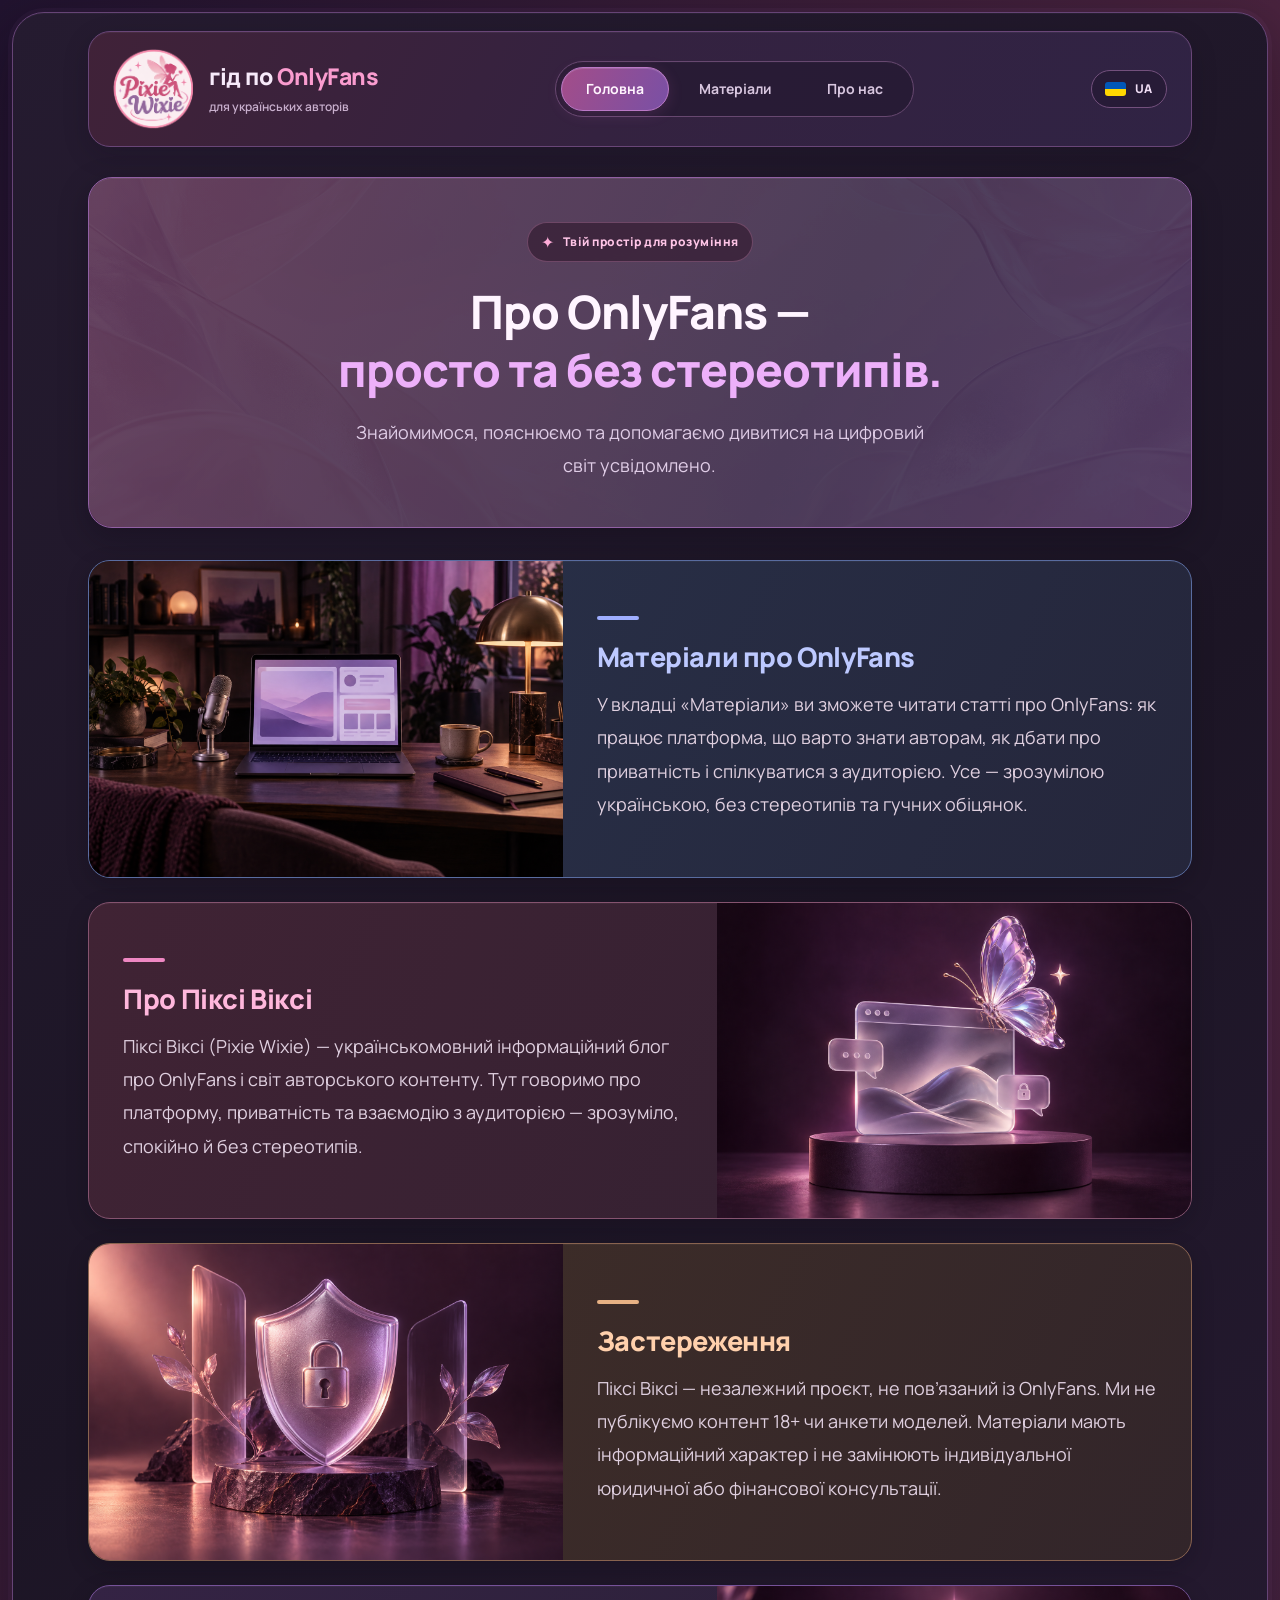
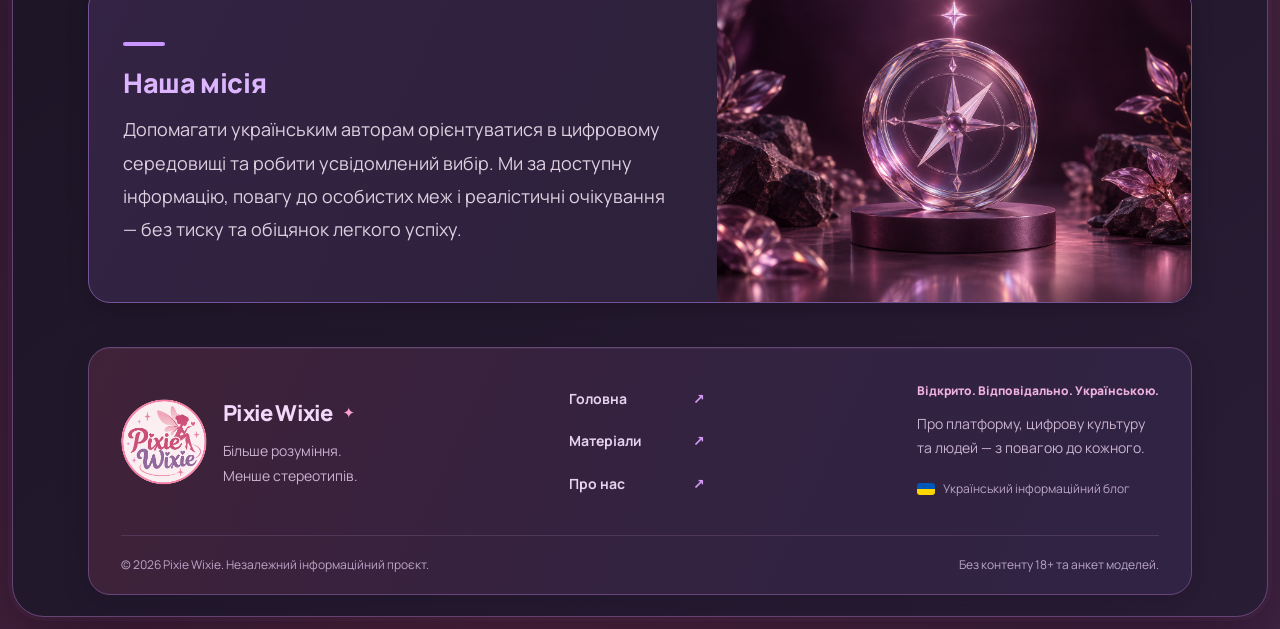
<file: index.html>
<!doctype html>
<html lang="uk"><head><meta charset="UTF-8"><meta name="viewport" content="width=device-width, initial-scale=1.0"><meta name="description" content="Pixie Wixie — українськомовний гід по OnlyFans. Зрозумілі матеріали про платформу, цифрову приватність та економіку авторів без контенту 18+."><title>OnlyFans для українських авторів — Pixie Wixie</title><link rel="preconnect" href="https://fonts.googleapis.com"><link rel="preconnect" href="https://fonts.gstatic.com" crossorigin><link href="https://fonts.googleapis.com/css2?family=Manrope:wght@400;500;600;700;800&display=swap" rel="stylesheet"><link rel="stylesheet" href="style.css">
<meta name="robots" content="index, follow, max-image-preview:large">
<link rel="icon" type="image/png" href="img/logo.png">
<meta property="og:locale" content="uk_UA">
<meta property="og:site_name" content="Pixie Wixie">
<meta property="og:type" content="website">
<meta property="og:title" content="OnlyFans для українських авторів — Pixie Wixie">
<meta property="og:description" content="Pixie Wixie — українськомовний гід по OnlyFans. Зрозумілі матеріали про платформу, цифрову приватність та економіку авторів без контенту 18+.">
<meta name="twitter:card" content="summary">
<meta name="twitter:title" content="OnlyFans для українських авторів — Pixie Wixie">
<meta name="twitter:description" content="Pixie Wixie — українськомовний гід по OnlyFans. Зрозумілі матеріали про платформу, цифрову приватність та економіку авторів без контенту 18+.">
<script type="application/ld+json">{"@context": "https://schema.org", "@type": "WebPage", "name": "OnlyFans для українських авторів — Pixie Wixie", "description": "Pixie Wixie — українськомовний гід по OnlyFans. Зрозумілі матеріали про платформу, цифрову приватність та економіку авторів без контенту 18+.", "inLanguage": "uk", "publisher": {"@type": "Organization", "name": "Pixie Wixie", "url": "https://pixie-wixie.github.io/site/", "logo": {"@type": "ImageObject", "url": "https://pixie-wixie.github.io/site/img/logo.png"}}, "url": "https://pixie-wixie.github.io/site/", "isPartOf": {"@type": "WebSite", "@id": "https://pixie-wixie.github.io/site/#website", "name": "Pixie Wixie", "url": "https://pixie-wixie.github.io/site/", "inLanguage": "uk"}, "@id": "https://pixie-wixie.github.io/site/#webpage"}</script>
<link rel="canonical" href="https://pixie-wixie.github.io/site/">
<meta property="og:url" content="https://pixie-wixie.github.io/site/">
<meta property="og:image" content="https://pixie-wixie.github.io/site/img/logo.png">
<meta name="twitter:image" content="https://pixie-wixie.github.io/site/img/logo.png">
</head><body>
<a class="skip-link" href="#main">Перейти до вмісту</a>
<div class="site-frame">
<header class="header"><div class="header-brand"><a href="index.html" class="logo header-logo" aria-label="Pixie Wixie — головна"><img src="img/logo.png" alt="Pixie Wixie" width="1254" height="1254"></a><p class="header-tagline">гід по <span>OnlyFans</span><small>для українських авторів</small></p></div><nav aria-label="Головна навігація"><a href="index.html" data-nav="home" class="active" aria-current="page">Головна</a><a href="materials.html" data-nav="articles">Матеріали</a><a href="about.html" data-nav="about">Про нас</a></nav><span class="language-badge" lang="uk" aria-label="Мова сайту — українська" title="Українська"><span class="language-flag" aria-hidden="true"></span><span>UA</span></span></header>
<main id="main" class="home-main">
  <section class="home-welcome" aria-labelledby="welcome-title">
    <span class="welcome-label"><span aria-hidden="true">✦</span> Твій простір для розуміння</span>
    <h1 id="welcome-title">Про OnlyFans —<br><span>просто та без стереотипів.</span></h1>
    <p class="welcome-description">Знайомимося, пояснюємо та допомагаємо дивитися на цифровий світ усвідомлено.</p>
  </section>

  <div class="home-story">
    <section class="story-card story-materials story-visual" aria-labelledby="materials-title">
      <div class="story-visual-image"><img src="img/creator-workspace.png" alt="Ноутбук і мікрофон у творчому робочому просторі з бузковим освітленням" width="1536" height="1024" loading="lazy" decoding="async"></div>
      <div class="story-visual-copy"><h2 id="materials-title">Матеріали про OnlyFans</h2>
      <p>У вкладці «Матеріали» ви зможете читати статті про OnlyFans: як працює платформа, що варто знати авторам, як дбати про приватність і спілкуватися з аудиторією. Усе — зрозумілою українською, без стереотипів та гучних обіцянок.</p></div>
    </section>
    <section class="story-card story-visual story-visual-reverse" aria-labelledby="about-pixie-title">
      <div class="story-visual-image"><img src="img/pixie-digital.png" alt="Скляний метелик над символічним вікном браузера в рожево-бузковому світлі" width="1536" height="1024" loading="lazy" decoding="async"></div>
      <div class="story-visual-copy"><h2 id="about-pixie-title">Про Піксі Віксі</h2>
      <p>Піксі Віксі (Pixie Wixie) — українськомовний інформаційний блог про OnlyFans і світ авторського контенту. Тут говоримо про платформу, приватність та взаємодію з аудиторією — зрозуміло, спокійно й без стереотипів.</p></div>
    </section>
    <section class="story-notice story-visual" aria-labelledby="notice-title">
      <div class="story-visual-image"><img src="img/privacy-shield.png" alt="Скляний щит із замком у персиково-бузковому світлі — символ приватності" width="1536" height="1024" loading="lazy" decoding="async"></div>
      <div class="story-visual-copy"><h2 id="notice-title">Застереження</h2>
      <p>Піксі Віксі — незалежний проєкт, не пов’язаний із OnlyFans. Ми не публікуємо контент 18+ чи анкети моделей. Матеріали мають інформаційний характер і не замінюють індивідуальної юридичної або фінансової консультації.</p></div>
    </section>
    <section class="story-card story-mission story-visual story-visual-reverse" aria-labelledby="mission-title">
      <div class="story-visual-image"><img src="img/mission-compass.png" alt="Бузковий скляний компас із сяйливою зіркою — символ орієнтиру для авторів" width="1536" height="1024" loading="lazy" decoding="async"></div>
      <div class="story-visual-copy"><h2 id="mission-title">Наша місія</h2>
      <p>Допомагати українським авторам орієнтуватися в цифровому середовищі та робити усвідомлений вибір. Ми за доступну інформацію, повагу до особистих меж і реалістичні очікування — без тиску та обіцянок легкого успіху.</p></div>
    </section>
  </div>
</main>
<footer class="site-footer">
  <div class="footer-main">
    <div class="footer-brand">
      <a href="index.html" class="footer-logo" aria-label="Pixie Wixie — головна"><img src="img/logo.png" alt="Pixie Wixie" width="1254" height="1254" loading="lazy"></a>
      <div><a href="index.html" class="footer-name">Pixie Wixie<span>✦</span></a><p>Більше розуміння.<br>Менше стереотипів.</p></div>
    </div>
    <nav class="footer-nav" aria-label="Навігація в підвалі">
      <a href="index.html">Головна <span aria-hidden="true">↗</span></a>
      <a href="materials.html">Матеріали <span aria-hidden="true">↗</span></a>
      <a href="about.html">Про нас <span aria-hidden="true">↗</span></a>
    </nav>
    <div class="footer-editorial"><span class="footer-kicker">Відкрито. Відповідально. Українською.</span><p>Про платформу, цифрову культуру<br>та людей — з повагою до кожного.</p><span class="footer-language"><span class="language-flag" aria-hidden="true"></span> Український інформаційний блог</span></div>
  </div>
  <div class="footer-base"><span>© 2026 Pixie Wixie. Незалежний інформаційний проєкт.</span><span>Без контенту 18+ та анкет моделей.</span></div>
</footer>
</div>
</body></html>
</file>
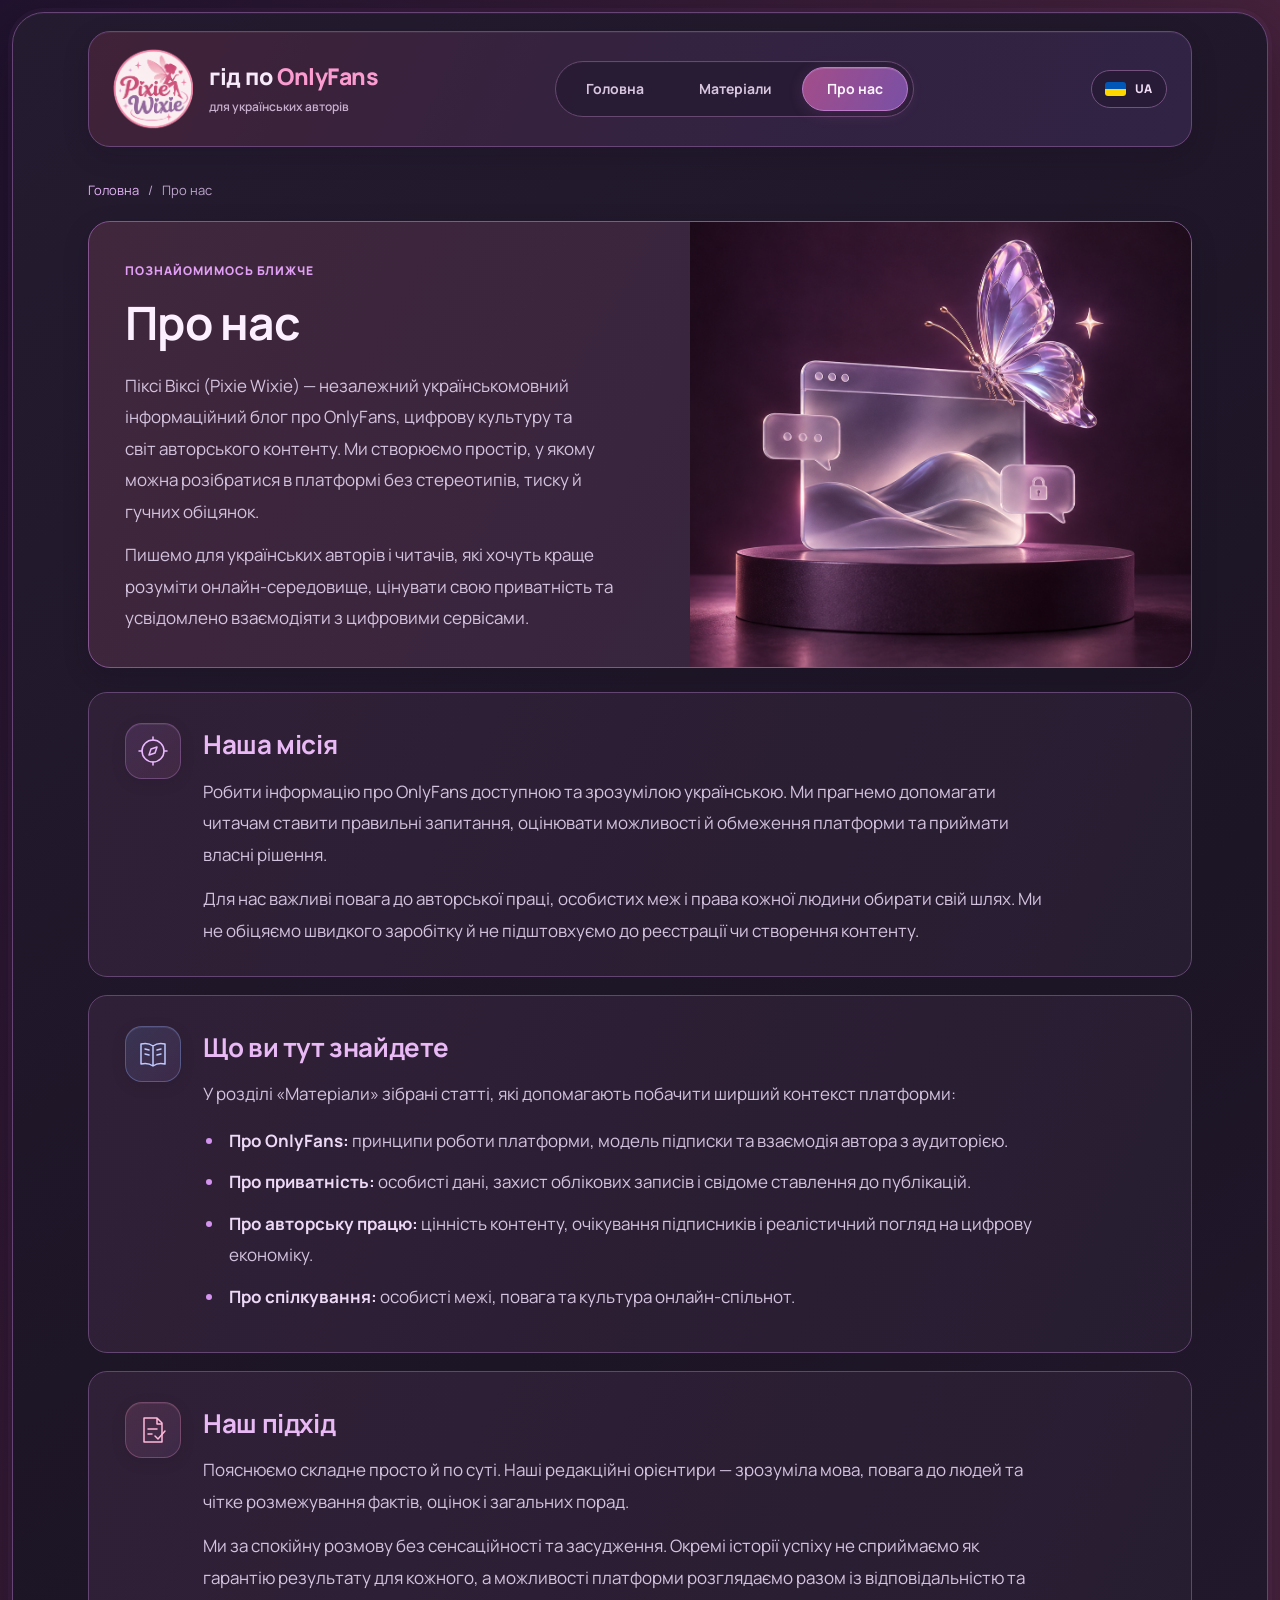
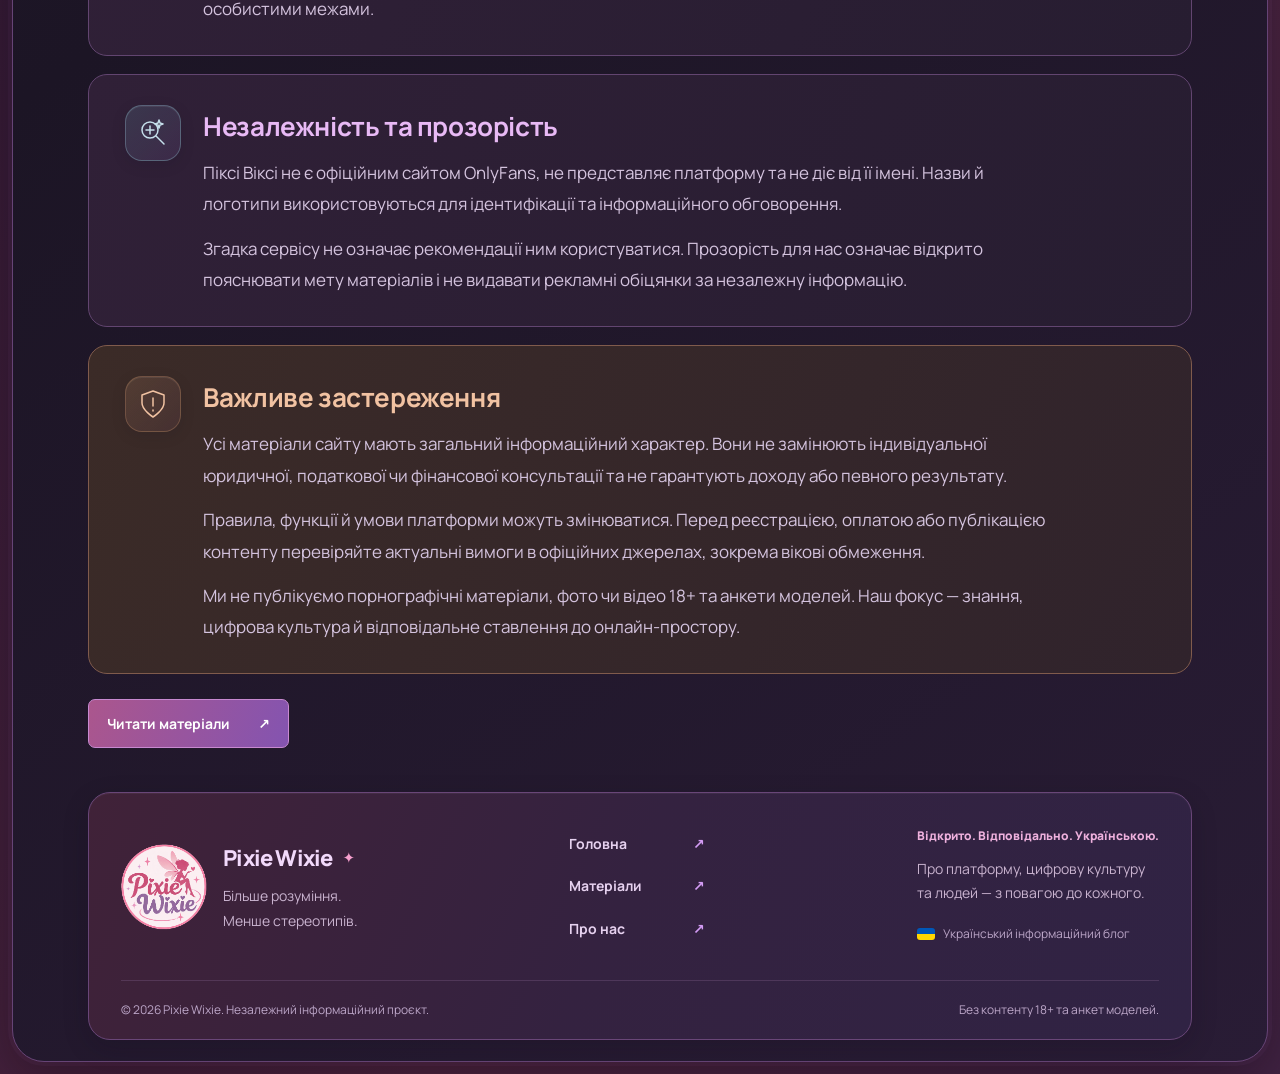
<file: about.html>
<!doctype html>
<html lang="uk"><head><meta charset="UTF-8"><meta name="viewport" content="width=device-width, initial-scale=1.0"><meta name="description" content="Дізнайтеся про Pixie Wixie: незалежний український блог про OnlyFans, нашу мету й редакційні принципи. Зрозуміла інформація з повагою до приватності."><title>Про Pixie Wixie — український блог про OnlyFans</title><link rel="preconnect" href="https://fonts.googleapis.com"><link rel="preconnect" href="https://fonts.gstatic.com" crossorigin><link href="https://fonts.googleapis.com/css2?family=Manrope:wght@400;500;600;700;800&display=swap" rel="stylesheet"><link rel="stylesheet" href="style.css">
<meta name="robots" content="index, follow, max-image-preview:large">
<link rel="icon" type="image/png" href="img/logo.png">
<meta property="og:locale" content="uk_UA">
<meta property="og:site_name" content="Pixie Wixie">
<meta property="og:type" content="website">
<meta property="og:title" content="Про Pixie Wixie — український блог про OnlyFans">
<meta property="og:description" content="Дізнайтеся про Pixie Wixie: незалежний український блог про OnlyFans, нашу мету й редакційні принципи. Зрозуміла інформація з повагою до приватності.">
<meta name="twitter:card" content="summary">
<meta name="twitter:title" content="Про Pixie Wixie — український блог про OnlyFans">
<meta name="twitter:description" content="Дізнайтеся про Pixie Wixie: незалежний український блог про OnlyFans, нашу мету й редакційні принципи. Зрозуміла інформація з повагою до приватності.">
<script type="application/ld+json">{"@context": "https://schema.org", "@type": "AboutPage", "name": "Про Pixie Wixie — український блог про OnlyFans", "description": "Дізнайтеся про Pixie Wixie: незалежний український блог про OnlyFans, нашу мету й редакційні принципи. Зрозуміла інформація з повагою до приватності.", "inLanguage": "uk", "publisher": {"@type": "Organization", "name": "Pixie Wixie", "url": "https://pixie-wixie.github.io/site/", "logo": {"@type": "ImageObject", "url": "https://pixie-wixie.github.io/site/img/logo.png"}}, "url": "https://pixie-wixie.github.io/site/about.html", "@id": "https://pixie-wixie.github.io/site/about.html#webpage", "isPartOf": {"@type": "WebSite", "@id": "https://pixie-wixie.github.io/site/#website", "name": "Pixie Wixie", "url": "https://pixie-wixie.github.io/site/", "inLanguage": "uk"}, "breadcrumb": {"@type": "BreadcrumbList", "itemListElement": [{"@type": "ListItem", "position": 1, "name": "Головна", "item": "https://pixie-wixie.github.io/site/"}, {"@type": "ListItem", "position": 2, "name": "Про нас", "item": "https://pixie-wixie.github.io/site/about.html"}]}}</script>
<link rel="canonical" href="https://pixie-wixie.github.io/site/about.html">
<meta property="og:url" content="https://pixie-wixie.github.io/site/about.html">
<meta property="og:image" content="https://pixie-wixie.github.io/site/img/logo.png">
<meta name="twitter:image" content="https://pixie-wixie.github.io/site/img/logo.png">
</head><body>
<a class="skip-link" href="#main">Перейти до вмісту</a>
<div class="site-frame">
<header class="header"><div class="header-brand"><a href="index.html" class="logo header-logo" aria-label="Pixie Wixie — головна"><img src="img/logo.png" alt="Pixie Wixie" width="1254" height="1254"></a><p class="header-tagline">гід по <span>OnlyFans</span><small>для українських авторів</small></p></div><nav aria-label="Головна навігація"><a href="index.html" data-nav="home">Головна</a><a href="materials.html" data-nav="articles">Матеріали</a><a href="about.html" data-nav="about" class="active" aria-current="page">Про нас</a></nav><span class="language-badge" lang="uk" aria-label="Мова сайту — українська" title="Українська"><span class="language-flag" aria-hidden="true"></span><span>UA</span></span></header>
<main id="main" class="about-page"><nav class="breadcrumbs" aria-label="Навігаційний шлях"><a href="index.html">Головна</a><span aria-hidden="true">/</span><span aria-current="page">Про нас</span></nav><section class="about-intro" aria-labelledby="about-title">
    <div class="about-intro-copy">
    <span class="eyebrow">Познайомимось ближче</span>
    <h1 id="about-title">Про нас</h1>
    <p>Піксі Віксі (Pixie Wixie) — незалежний українськомовний інформаційний блог про OnlyFans, цифрову культуру та світ авторського контенту. Ми створюємо простір, у якому можна розібратися в платформі без стереотипів, тиску й гучних обіцянок.</p>
    <p>Пишемо для українських авторів і читачів, які хочуть краще розуміти онлайн-середовище, цінувати свою приватність та усвідомлено взаємодіяти з цифровими сервісами.</p>
      </div>
    <div class="about-intro-art"><img src="img/pixie-digital.png" alt="Скляний метелик над вікном браузера — ілюстрація цифрового світу Піксі Віксі" width="1536" height="1024" decoding="async"></div>
  </section>
  <div class="about-sections">
    <section class="about-panel" aria-labelledby="about-mission">
      <span class="about-section-icon" aria-hidden="true"><svg viewBox="0 0 32 32" fill="none" stroke="currentColor" stroke-width="1.5" stroke-linecap="round" stroke-linejoin="round"><circle cx="16" cy="16" r="11"/><path d="m20 12-2 6-6 2 2-6z"/><path d="M16 2v3m0 22v3M2 16h3m22 0h3"/></svg></span>
      <div><h2 id="about-mission">Наша місія</h2>
      <p>Робити інформацію про OnlyFans доступною та зрозумілою українською. Ми прагнемо допомагати читачам ставити правильні запитання, оцінювати можливості й обмеження платформи та приймати власні рішення.</p>
      <p>Для нас важливі повага до авторської праці, особистих меж і права кожної людини обирати свій шлях. Ми не обіцяємо швидкого заробітку й не підштовхуємо до реєстрації чи створення контенту.</p></div>
    </section>
    <section class="about-panel" aria-labelledby="about-topics">
      <span class="about-section-icon" aria-hidden="true"><svg viewBox="0 0 32 32" fill="none" stroke="currentColor" stroke-width="1.5" stroke-linecap="round" stroke-linejoin="round"><path d="M16 8c-4-3-8-3-12-2v20c4-1 8-1 12 2 4-3 8-3 12-2V6c-4-1-8-1-12 2Zm0 0v20M8 11l4 1m-4 4 4 1m8-5 4-1m-4 6 4-1"/></svg></span>
      <div><h2 id="about-topics">Що ви тут знайдете</h2>
      <p>У розділі «Матеріали» зібрані статті, які допомагають побачити ширший контекст платформи:</p>
      <ul><li><strong>Про OnlyFans:</strong> принципи роботи платформи, модель підписки та взаємодія автора з аудиторією.</li><li><strong>Про приватність:</strong> особисті дані, захист облікових записів і свідоме ставлення до публікацій.</li><li><strong>Про авторську працю:</strong> цінність контенту, очікування підписників і реалістичний погляд на цифрову економіку.</li><li><strong>Про спілкування:</strong> особисті межі, повага та культура онлайн-спільнот.</li></ul></div>
    </section>
    <section class="about-panel" aria-labelledby="about-approach">
      <span class="about-section-icon" aria-hidden="true"><svg viewBox="0 0 32 32" fill="none" stroke="currentColor" stroke-width="1.5" stroke-linecap="round" stroke-linejoin="round"><path d="M8 4h12l5 5v19H7V4Zm12 0v6h5M11 15h9M11 20h4"/><path d="m18 22 3 3 7-8"/></svg></span>
      <div><h2 id="about-approach">Наш підхід</h2>
      <p>Пояснюємо складне просто й по суті. Наші редакційні орієнтири — зрозуміла мова, повага до людей та чітке розмежування фактів, оцінок і загальних порад.</p>
      <p>Ми за спокійну розмову без сенсаційності та засудження. Окремі історії успіху не сприймаємо як гарантію результату для кожного, а можливості платформи розглядаємо разом із відповідальністю та особистими межами.</p></div>
    </section>
    <section class="about-panel" aria-labelledby="about-independence">
      <span class="about-section-icon" aria-hidden="true"><svg viewBox="0 0 32 32" fill="none" stroke="currentColor" stroke-width="1.5" stroke-linecap="round" stroke-linejoin="round"><circle cx="13" cy="13" r="8"/><path d="m19 19 8 8M9 13h8m-4-4v8"/><path d="m22 3 1 3 3 1-3 1-1 3-1-3-3-1 3-1z"/></svg></span>
      <div><h2 id="about-independence">Незалежність та прозорість</h2>
      <p>Піксі Віксі не є офіційним сайтом OnlyFans, не представляє платформу та не діє від її імені. Назви й логотипи використовуються для ідентифікації та інформаційного обговорення.</p>
      <p>Згадка сервісу не означає рекомендації ним користуватися. Прозорість для нас означає відкрито пояснювати мету матеріалів і не видавати рекламні обіцянки за незалежну інформацію.</p></div>
    </section>
    <section class="about-panel about-disclaimer" aria-labelledby="about-disclaimer">
      <span class="about-section-icon" aria-hidden="true"><svg viewBox="0 0 32 32" fill="none" stroke="currentColor" stroke-width="1.5" stroke-linecap="round" stroke-linejoin="round"><path d="m16 3 11 4v8c0 7-11 14-11 14S5 22 5 15V7zM16 10v8m0 4v1"/></svg></span>
      <div><h2 id="about-disclaimer">Важливе застереження</h2>
      <p>Усі матеріали сайту мають загальний інформаційний характер. Вони не замінюють індивідуальної юридичної, податкової чи фінансової консультації та не гарантують доходу або певного результату.</p>
      <p>Правила, функції й умови платформи можуть змінюватися. Перед реєстрацією, оплатою або публікацією контенту перевіряйте актуальні вимоги в офіційних джерелах, зокрема вікові обмеження.</p>
      <p>Ми не публікуємо порнографічні матеріали, фото чи відео 18+ та анкети моделей. Наш фокус — знання, цифрова культура й відповідальне ставлення до онлайн-простору.</p></div>
    </section>
  </div>
  <a class="primary about-read" href="materials.html">Читати матеріали <span aria-hidden="true">↗</span></a>
</main>
<footer class="site-footer">
  <div class="footer-main">
    <div class="footer-brand">
      <a href="index.html" class="footer-logo" aria-label="Pixie Wixie — головна"><img src="img/logo.png" alt="Pixie Wixie" width="1254" height="1254" loading="lazy"></a>
      <div><a href="index.html" class="footer-name">Pixie Wixie<span>✦</span></a><p>Більше розуміння.<br>Менше стереотипів.</p></div>
    </div>
    <nav class="footer-nav" aria-label="Навігація в підвалі">
      <a href="index.html">Головна <span aria-hidden="true">↗</span></a>
      <a href="materials.html">Матеріали <span aria-hidden="true">↗</span></a>
      <a href="about.html">Про нас <span aria-hidden="true">↗</span></a>
    </nav>
    <div class="footer-editorial"><span class="footer-kicker">Відкрито. Відповідально. Українською.</span><p>Про платформу, цифрову культуру<br>та людей — з повагою до кожного.</p><span class="footer-language"><span class="language-flag" aria-hidden="true"></span> Український інформаційний блог</span></div>
  </div>
  <div class="footer-base"><span>© 2026 Pixie Wixie. Незалежний інформаційний проєкт.</span><span>Без контенту 18+ та анкет моделей.</span></div>
</footer>
</div>
</body></html>
</file>
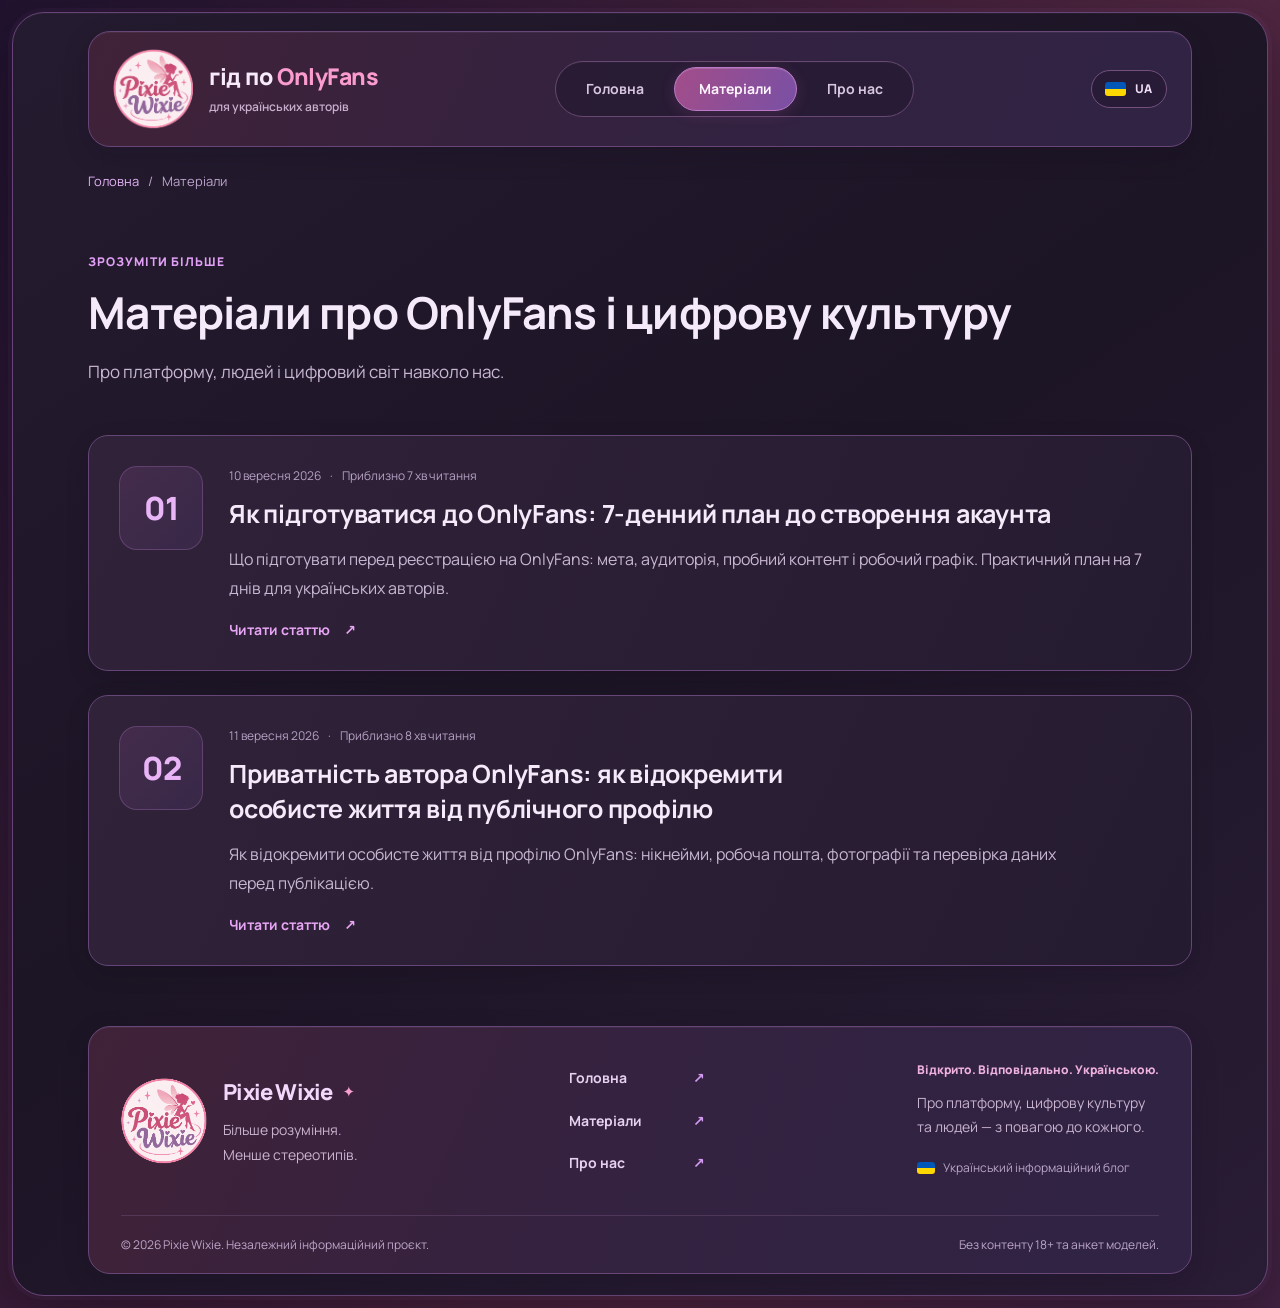
<file: materials.html>
<!doctype html>
<html lang="uk"><head><meta charset="UTF-8"><meta name="viewport" content="width=device-width, initial-scale=1.0"><meta name="description" content="Читайте матеріали Pixie Wixie про OnlyFans, підготовку до старту та цифрову культуру."><title>Статті про OnlyFans — Pixie Wixie</title><link rel="preconnect" href="https://fonts.googleapis.com"><link rel="preconnect" href="https://fonts.gstatic.com" crossorigin><link href="https://fonts.googleapis.com/css2?family=Manrope:wght@400;500;600;700;800&display=swap" rel="stylesheet"><link rel="stylesheet" href="style.css">
<meta name="robots" content="index, follow, max-image-preview:large">
<link rel="icon" type="image/png" href="img/logo.png">
<meta property="og:locale" content="uk_UA">
<meta property="og:site_name" content="Pixie Wixie">
<meta property="og:type" content="website">
<meta property="og:title" content="Статті про OnlyFans — Pixie Wixie">
<meta property="og:description" content="Читайте матеріали Pixie Wixie про OnlyFans, підготовку до старту та цифрову культуру.">
<meta name="twitter:card" content="summary">
<meta name="twitter:title" content="Статті про OnlyFans — Pixie Wixie">
<meta name="twitter:description" content="Читайте матеріали Pixie Wixie про OnlyFans, підготовку до старту та цифрову культуру.">
<script type="application/ld+json">{"@context": "https://schema.org", "@type": "CollectionPage", "name": "Статті про OnlyFans — Pixie Wixie", "description": "Читайте матеріали Pixie Wixie про OnlyFans, підготовку до старту та цифрову культуру.", "inLanguage": "uk", "publisher": {"@type": "Organization", "name": "Pixie Wixie", "url": "https://pixie-wixie.github.io/site/", "logo": {"@type": "ImageObject", "url": "https://pixie-wixie.github.io/site/img/logo.png"}}, "url": "https://pixie-wixie.github.io/site/materials.html", "@id": "https://pixie-wixie.github.io/site/materials.html#webpage", "isPartOf": {"@type": "WebSite", "@id": "https://pixie-wixie.github.io/site/#website", "name": "Pixie Wixie", "url": "https://pixie-wixie.github.io/site/", "inLanguage": "uk"}, "mainEntity": {"@type": "ItemList", "itemListElement": [{"@type": "ListItem", "position": 1, "url": "https://pixie-wixie.github.io/site/articles/pidhotovka-do-onlyfans.html"}, {"@type": "ListItem", "position": 2, "url": "https://pixie-wixie.github.io/site/articles/pryvatnist-avtora-onlyfans.html"}]}, "breadcrumb": {"@type": "BreadcrumbList", "itemListElement": [{"@type": "ListItem", "position": 1, "name": "Головна", "item": "https://pixie-wixie.github.io/site/"}, {"@type": "ListItem", "position": 2, "name": "Матеріали про OnlyFans і цифрову культуру", "item": "https://pixie-wixie.github.io/site/materials.html"}]}}</script>
<link rel="canonical" href="https://pixie-wixie.github.io/site/materials.html">
<meta property="og:url" content="https://pixie-wixie.github.io/site/materials.html">
<meta property="og:image" content="https://pixie-wixie.github.io/site/img/logo.png">
<meta name="twitter:image" content="https://pixie-wixie.github.io/site/img/logo.png">
</head><body>
<a class="skip-link" href="#main">Перейти до вмісту</a>
<div class="site-frame">
<header class="header"><div class="header-brand"><a href="index.html" class="logo header-logo" aria-label="Pixie Wixie — головна"><img src="img/logo.png" alt="Pixie Wixie" width="1254" height="1254"></a><p class="header-tagline">гід по <span>OnlyFans</span><small>для українських авторів</small></p></div><nav aria-label="Головна навігація"><a href="index.html" data-nav="home">Головна</a><a href="materials.html" data-nav="articles" class="active" aria-current="page">Матеріали</a><a href="about.html" data-nav="about">Про нас</a></nav><span class="language-badge" lang="uk" aria-label="Мова сайту — українська" title="Українська"><span class="language-flag" aria-hidden="true"></span><span>UA</span></span></header>
<main id="main"><nav class="breadcrumbs" aria-label="Навігаційний шлях"><a href="index.html">Головна</a><span aria-hidden="true">/</span><span aria-current="page">Матеріали</span></nav><section class="catalog"><div class="page-heading"><span class="eyebrow">Зрозуміти більше</span><h1>Матеріали про OnlyFans і цифрову культуру</h1><p>Про платформу, людей і цифровий світ навколо нас.</p></div><div class="catalog-list"><article class="article-card"><a class="card-link" href="articles/pidhotovka-do-onlyfans.html"><span class="catalog-number" aria-label="Стаття 1">01</span><div class="catalog-copy"><div class="meta"><time datetime="2026-09-10">10 вересня 2026</time> <span aria-hidden="true">·</span> Приблизно 7 хв читання</div><h2>Як підготуватися до OnlyFans: 7-денний план до створення акаунта</h2><p>Що підготувати перед реєстрацією на OnlyFans: мета, аудиторія, пробний контент і робочий графік. Практичний план на 7 днів для українських авторів.</p><span class="read-link">Читати статтю <span aria-hidden="true">↗</span></span></div></a></article><article class="article-card"><a class="card-link" href="articles/pryvatnist-avtora-onlyfans.html"><span class="catalog-number" aria-label="Стаття 2">02</span><div class="catalog-copy"><div class="meta"><time datetime="2026-09-11">11 вересня 2026</time> <span aria-hidden="true">·</span> Приблизно 8 хв читання</div><h2>Приватність автора OnlyFans: як відокремити особисте життя від публічного профілю</h2><p>Як відокремити особисте життя від профілю OnlyFans: нікнейми, робоча пошта, фотографії та перевірка даних перед публікацією.</p><span class="read-link">Читати статтю <span aria-hidden="true">↗</span></span></div></a></article></div></section></main>
<footer class="site-footer">
  <div class="footer-main">
    <div class="footer-brand">
      <a href="index.html" class="footer-logo" aria-label="Pixie Wixie — головна"><img src="img/logo.png" alt="Pixie Wixie" width="1254" height="1254" loading="lazy"></a>
      <div><a href="index.html" class="footer-name">Pixie Wixie<span>✦</span></a><p>Більше розуміння.<br>Менше стереотипів.</p></div>
    </div>
    <nav class="footer-nav" aria-label="Навігація в підвалі">
      <a href="index.html">Головна <span aria-hidden="true">↗</span></a>
      <a href="materials.html">Матеріали <span aria-hidden="true">↗</span></a>
      <a href="about.html">Про нас <span aria-hidden="true">↗</span></a>
    </nav>
    <div class="footer-editorial"><span class="footer-kicker">Відкрито. Відповідально. Українською.</span><p>Про платформу, цифрову культуру<br>та людей — з повагою до кожного.</p><span class="footer-language"><span class="language-flag" aria-hidden="true"></span> Український інформаційний блог</span></div>
  </div>
  <div class="footer-base"><span>© 2026 Pixie Wixie. Незалежний інформаційний проєкт.</span><span>Без контенту 18+ та анкет моделей.</span></div>
</footer>
</div>
</body></html>
</file>
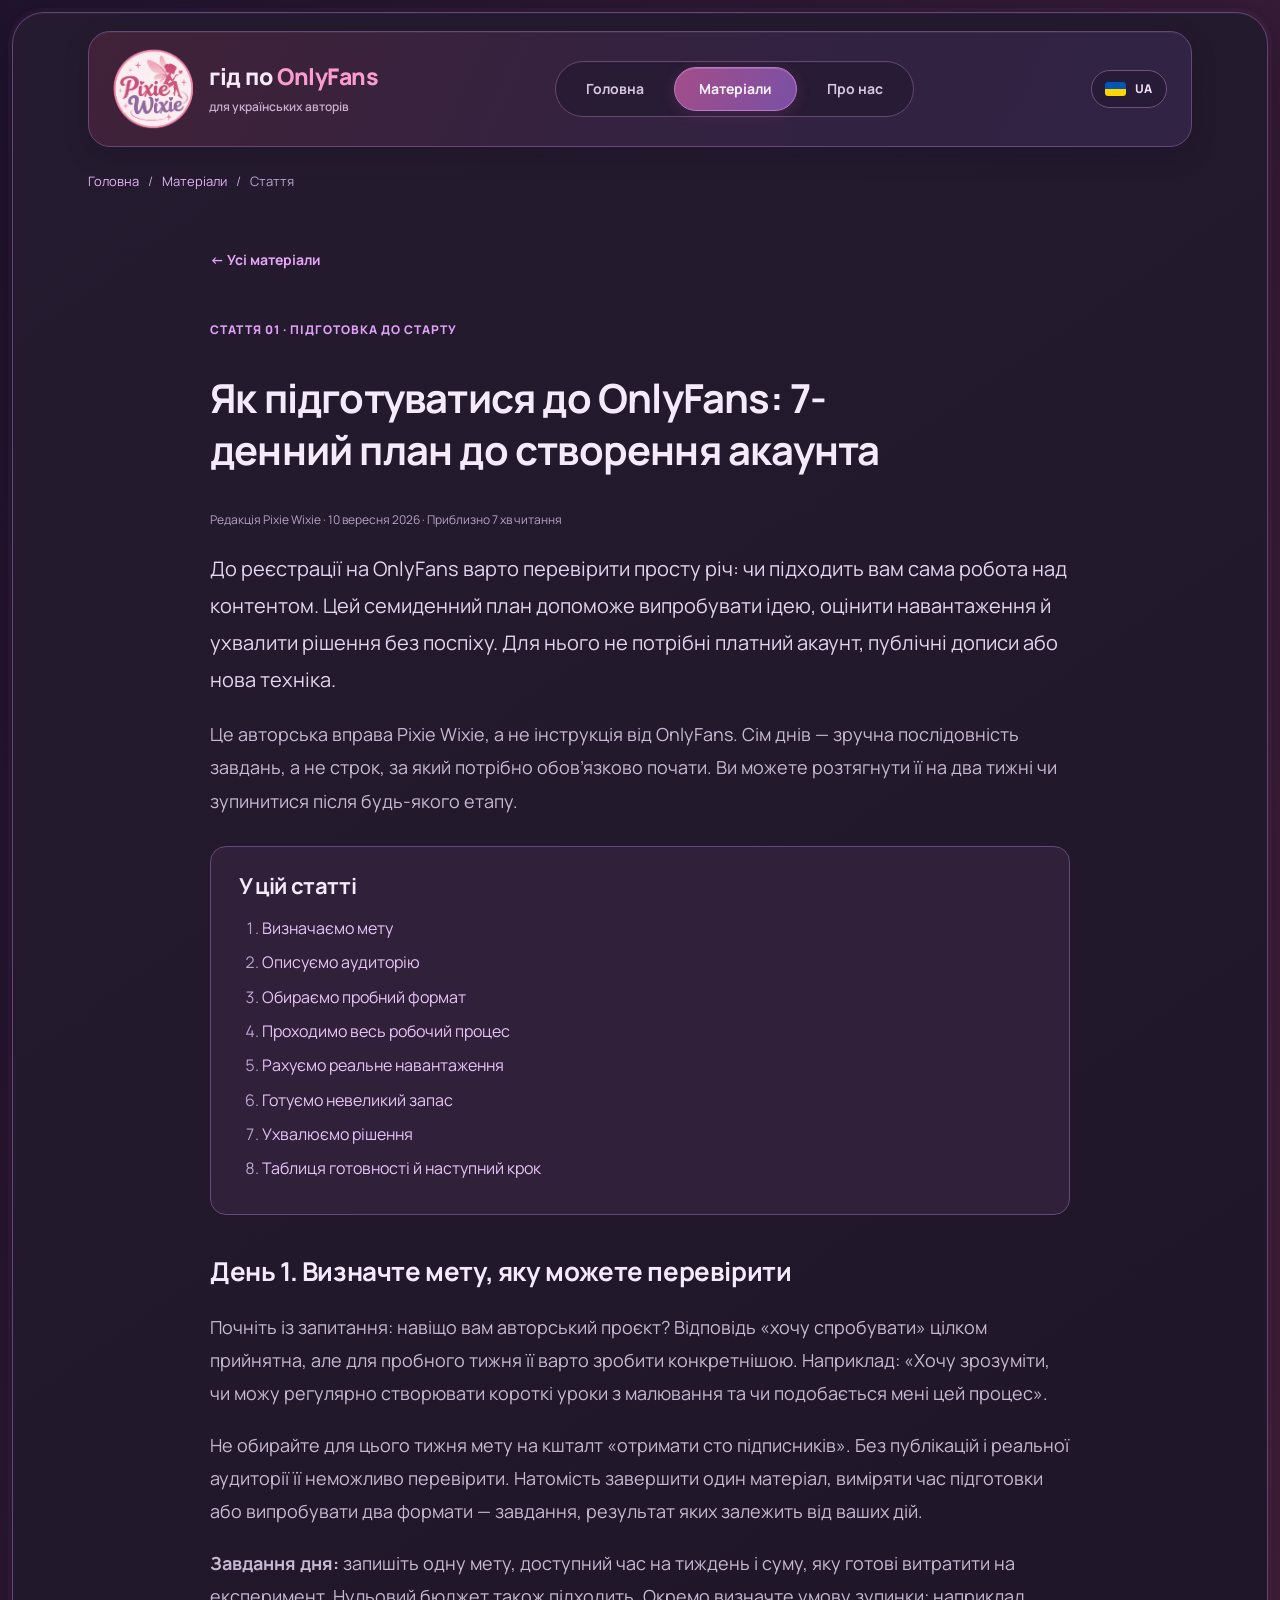
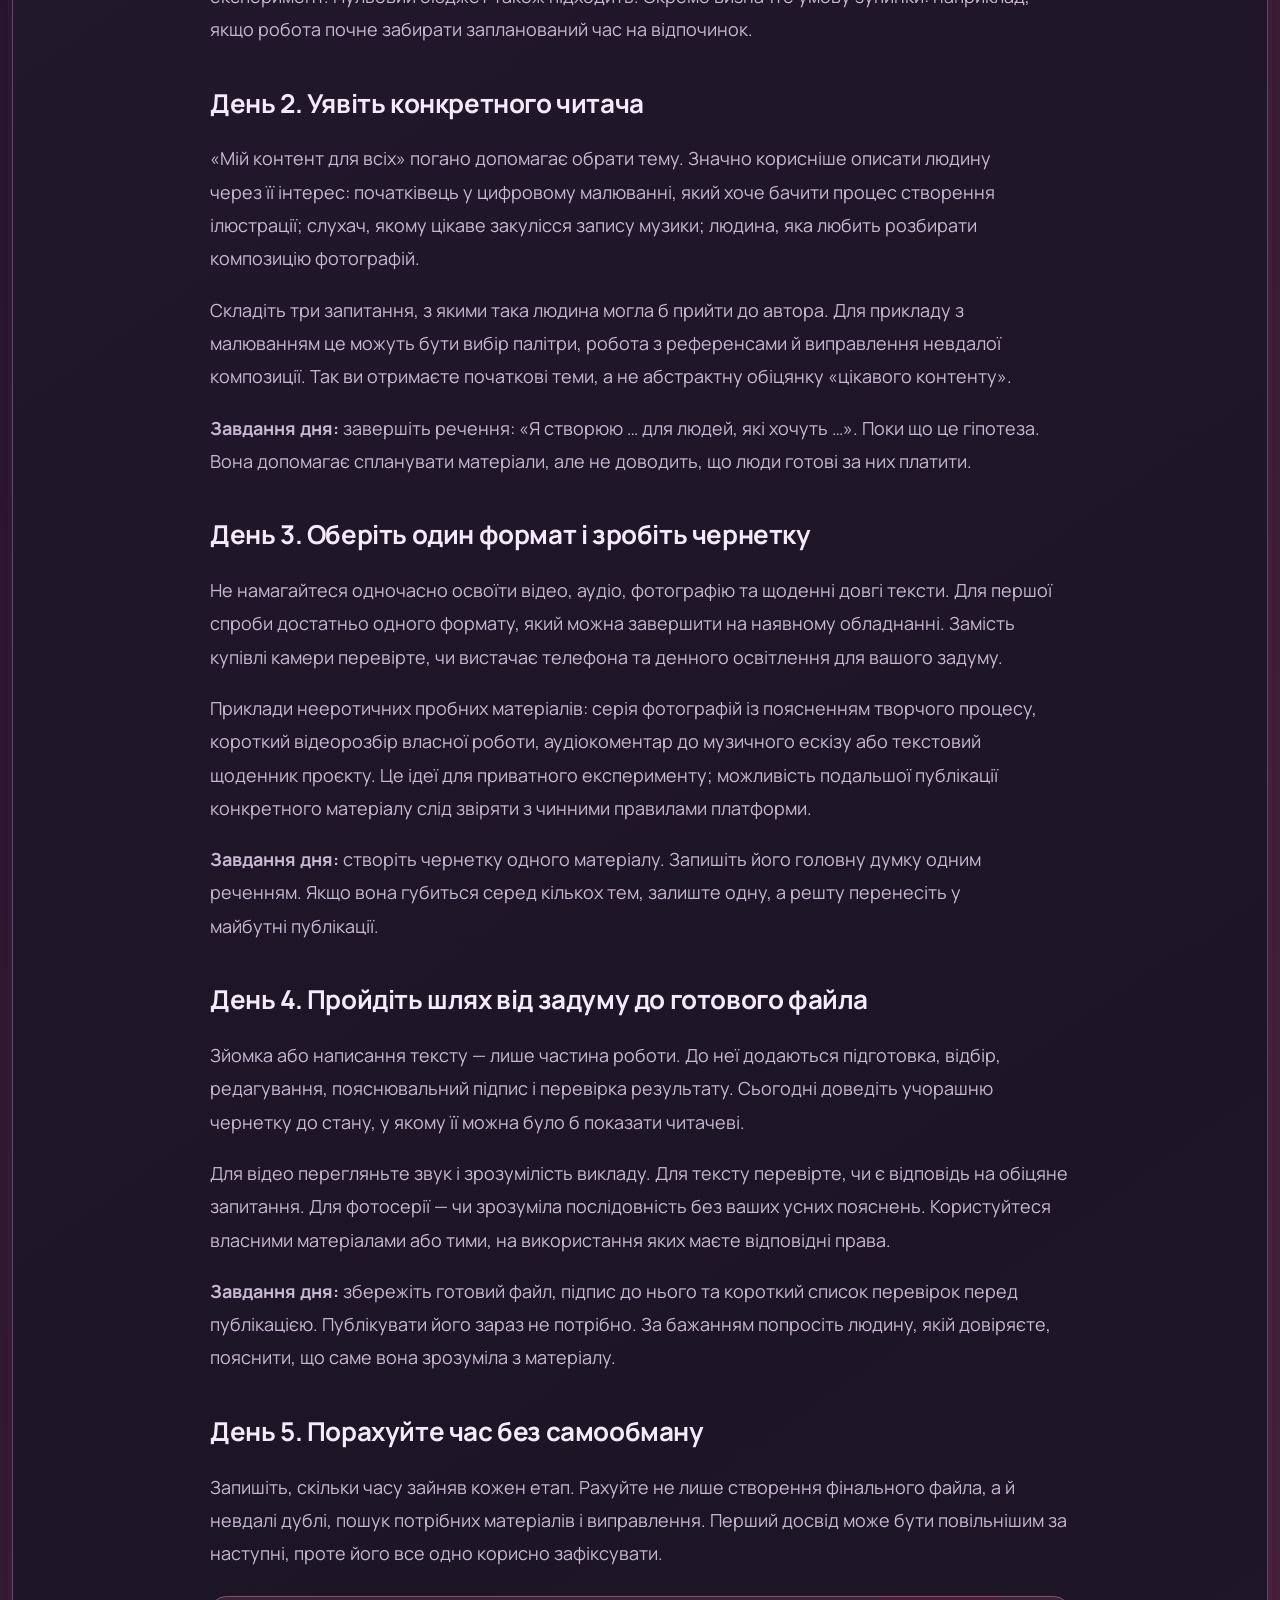
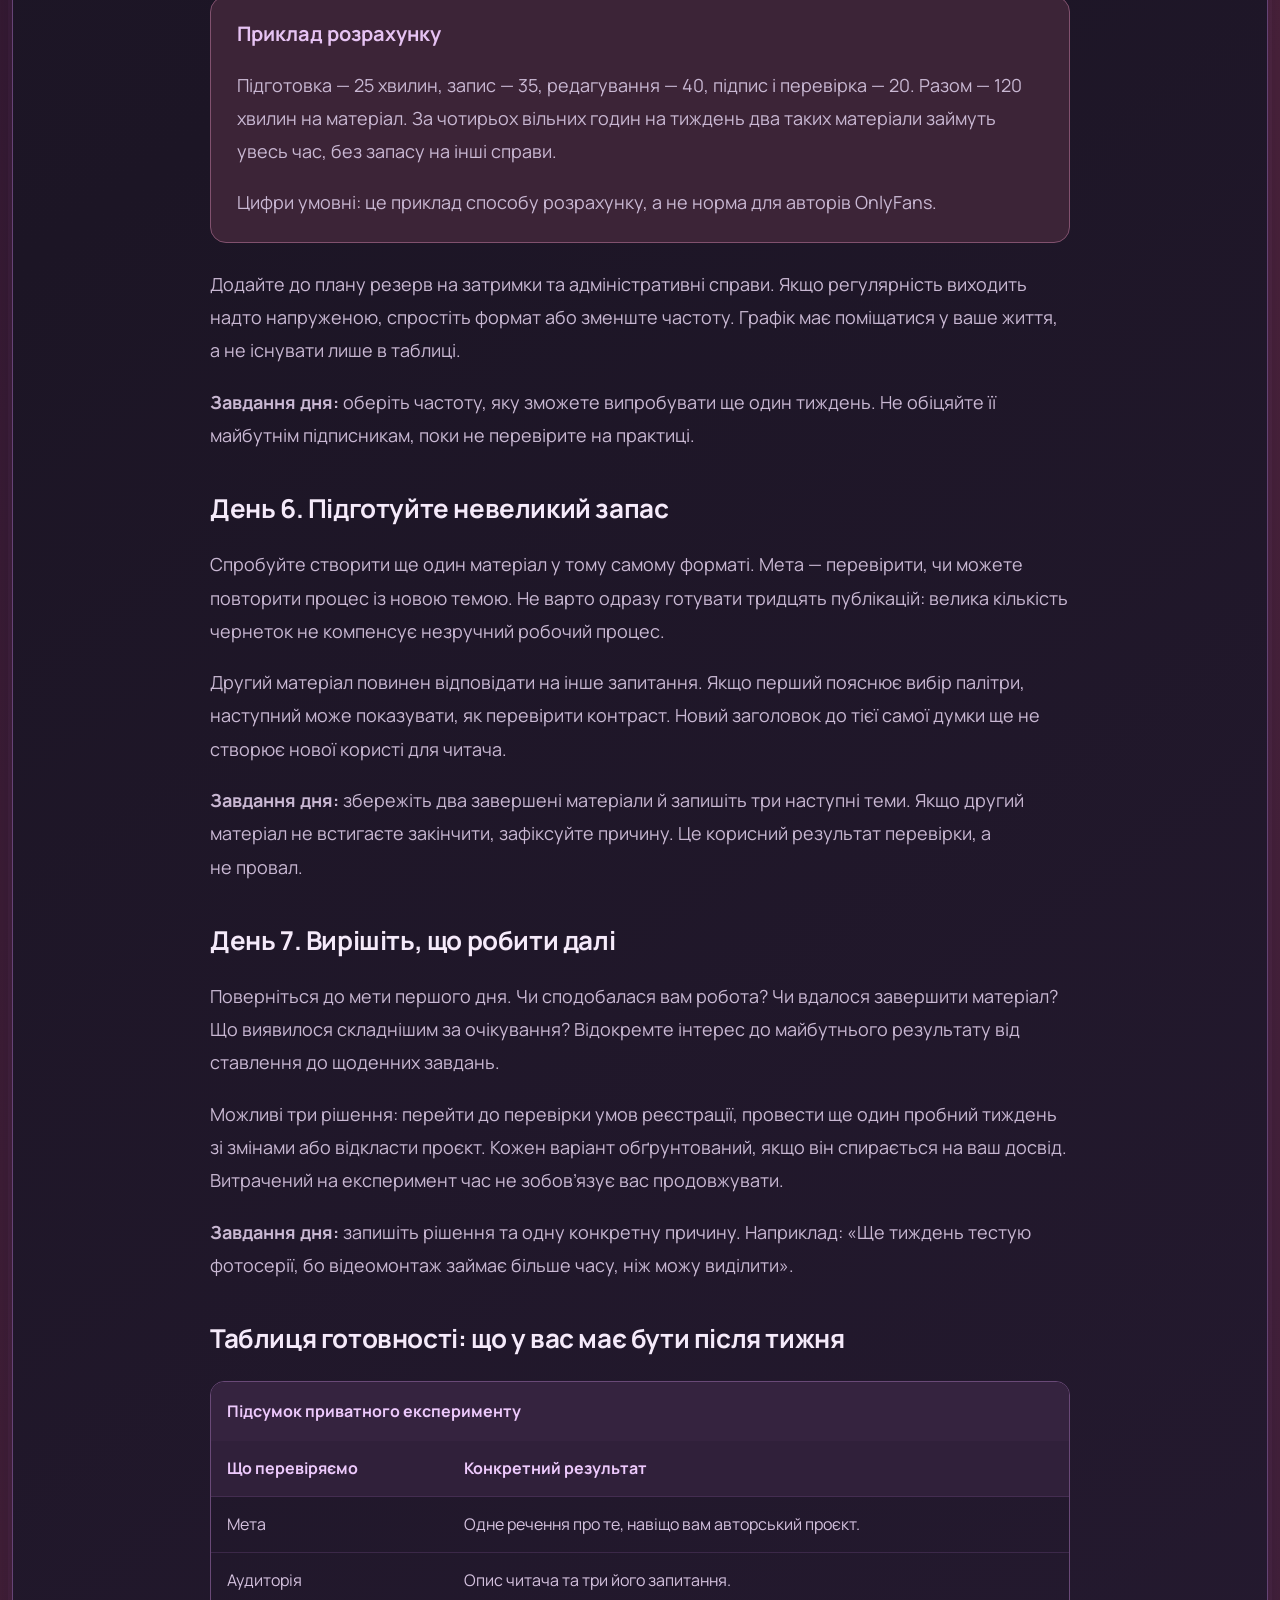
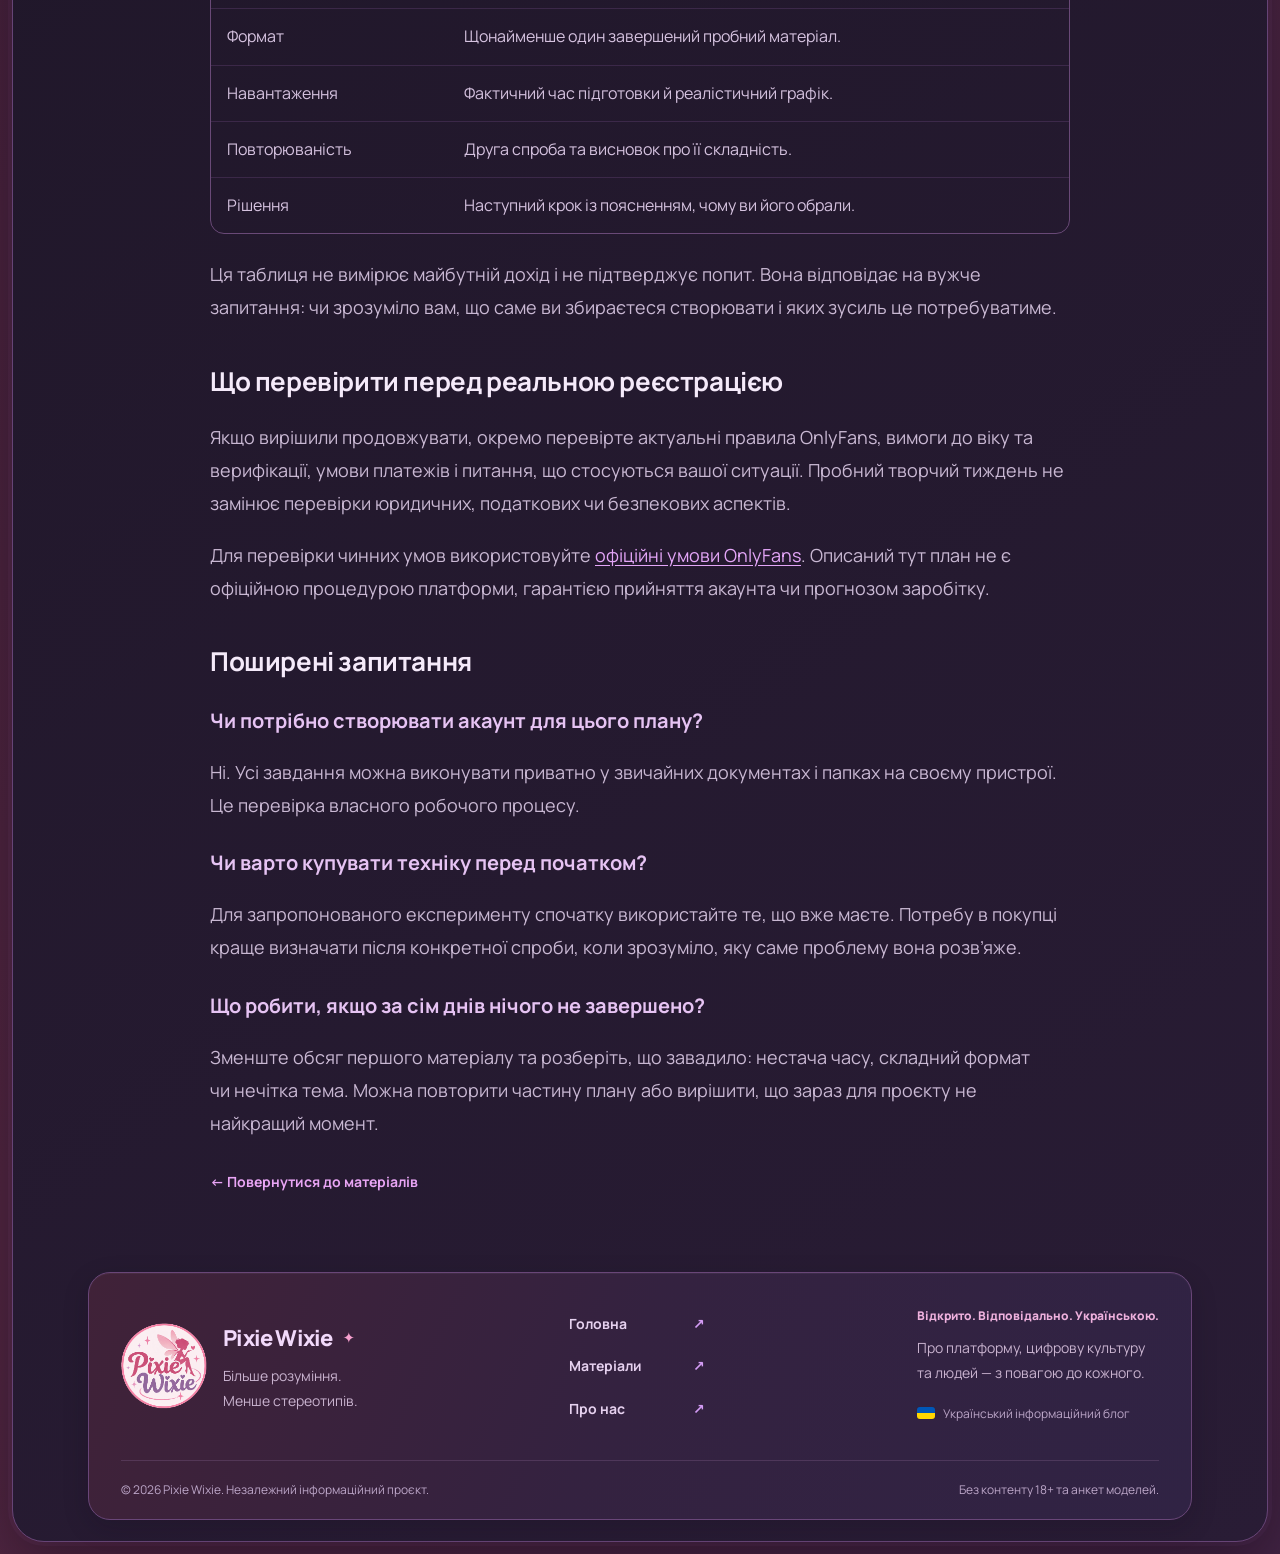
<file: articles/pidhotovka-do-onlyfans.html>
<!doctype html>
<html lang="uk"><head><meta charset="UTF-8"><meta name="viewport" content="width=device-width, initial-scale=1.0"><meta name="description" content="Що підготувати перед реєстрацією на OnlyFans: мета, аудиторія, пробний контент і робочий графік. Практичний план на 7 днів для українських авторів."><title>Як підготуватися до OnlyFans: план на 7 днів — Pixie Wixie</title><link rel="preconnect" href="https://fonts.googleapis.com"><link rel="preconnect" href="https://fonts.gstatic.com" crossorigin><link href="https://fonts.googleapis.com/css2?family=Manrope:wght@400;500;600;700;800&display=swap" rel="stylesheet"><link rel="stylesheet" href="../style.css">
<meta name="robots" content="index, follow, max-image-preview:large">
<link rel="icon" type="image/png" href="../img/logo.png">
<meta property="og:locale" content="uk_UA">
<meta property="og:site_name" content="Pixie Wixie">
<meta property="og:type" content="article">
<meta property="og:title" content="Як підготуватися до OnlyFans: план на 7 днів — Pixie Wixie">
<meta property="og:description" content="Що підготувати перед реєстрацією на OnlyFans: мета, аудиторія, пробний контент і робочий графік. Практичний план на 7 днів для українських авторів.">
<meta name="twitter:card" content="summary">
<meta name="twitter:title" content="Як підготуватися до OnlyFans: план на 7 днів — Pixie Wixie">
<meta name="twitter:description" content="Що підготувати перед реєстрацією на OnlyFans: мета, аудиторія, пробний контент і робочий графік. Практичний план на 7 днів для українських авторів.">
<script type="application/ld+json">{"@context": "https://schema.org", "@type": "BlogPosting", "name": "Як підготуватися до OnlyFans: план на 7 днів — Pixie Wixie", "headline": "Як підготуватися до OnlyFans: 7-денний план до створення акаунта", "description": "Що підготувати перед реєстрацією на OnlyFans: мета, аудиторія, пробний контент і робочий графік. Практичний план на 7 днів для українських авторів.", "inLanguage": "uk", "author": {"@type": "Organization", "name": "Редакція Pixie Wixie", "url": "https://pixie-wixie.github.io/site/about.html"}, "publisher": {"@type": "Organization", "name": "Pixie Wixie", "url": "https://pixie-wixie.github.io/site/", "logo": {"@type": "ImageObject", "url": "https://pixie-wixie.github.io/site/img/logo.png"}}, "timeRequired": "PT7M", "url": "https://pixie-wixie.github.io/site/articles/pidhotovka-do-onlyfans.html", "mainEntityOfPage": {"@type": "WebPage", "@id": "https://pixie-wixie.github.io/site/articles/pidhotovka-do-onlyfans.html", "breadcrumb": {"@type": "BreadcrumbList", "itemListElement": [{"@type": "ListItem", "position": 1, "name": "Головна", "item": "https://pixie-wixie.github.io/site/"}, {"@type": "ListItem", "position": 2, "name": "Матеріали", "item": "https://pixie-wixie.github.io/site/materials.html"}, {"@type": "ListItem", "position": 3, "name": "Як підготуватися до OnlyFans: 7-денний план до створення акаунта", "item": "https://pixie-wixie.github.io/site/articles/pidhotovka-do-onlyfans.html"}]}}, "datePublished": "2026-09-10", "@id": "https://pixie-wixie.github.io/site/articles/pidhotovka-do-onlyfans.html#article", "isPartOf": {"@type": "WebSite", "@id": "https://pixie-wixie.github.io/site/#website", "name": "Pixie Wixie", "url": "https://pixie-wixie.github.io/site/", "inLanguage": "uk"}, "isAccessibleForFree": true}</script>
<meta property="article:published_time" content="2026-09-10">
<link rel="canonical" href="https://pixie-wixie.github.io/site/articles/pidhotovka-do-onlyfans.html">
<meta property="og:url" content="https://pixie-wixie.github.io/site/articles/pidhotovka-do-onlyfans.html">
</head><body>
<a class="skip-link" href="#main">Перейти до вмісту</a>
<div class="site-frame">
<header class="header"><div class="header-brand"><a href="../index.html" class="logo header-logo" aria-label="Pixie Wixie — головна"><img src="../img/logo.png" alt="Pixie Wixie" width="1254" height="1254"></a><p class="header-tagline">гід по <span>OnlyFans</span><small>для українських авторів</small></p></div><nav aria-label="Головна навігація"><a href="../index.html" data-nav="home">Головна</a><a href="../materials.html" data-nav="articles" class="active" aria-current="page">Матеріали</a><a href="../about.html" data-nav="about">Про нас</a></nav><span class="language-badge" lang="uk" aria-label="Мова сайту — українська" title="Українська"><span class="language-flag" aria-hidden="true"></span><span>UA</span></span></header>
<main id="main"><nav class="breadcrumbs" aria-label="Навігаційний шлях"><a href="../index.html">Головна</a><span aria-hidden="true">/</span><a href="../materials.html">Матеріали</a><span aria-hidden="true">/</span><span aria-current="page">Стаття</span></nav><article class="article-body static-article first-article" data-article-order="1">
<a class="back-link" href="../materials.html">← Усі матеріали</a>
<span class="eyebrow">Стаття 01 · Підготовка до старту</span><h1>Як підготуватися до OnlyFans: 7-денний план до створення акаунта</h1>
<div class="meta">Редакція Pixie Wixie · <time datetime="2026-09-10">10 вересня 2026</time> · <span title="7715 символів із пробілами; оцінка 1200 символів за хвилину">Приблизно 7 хв читання</span></div>
<p class="article-lead">До реєстрації на OnlyFans варто перевірити просту річ: чи підходить вам сама робота над контентом. Цей семиденний план допоможе випробувати ідею, оцінити навантаження й ухвалити рішення без поспіху. Для нього не потрібні платний акаунт, публічні дописи або нова техніка.</p>
<p>Це авторська вправа Pixie Wixie, а не інструкція від OnlyFans. Сім днів — зручна послідовність завдань, а не строк, за який потрібно обов’язково почати. Ви можете розтягнути її на два тижні чи зупинитися після будь-якого етапу.</p>
<nav class="article-toc" aria-label="Зміст статті"><h2>У цій статті</h2><ol>
<li><a href="#day-1">Визначаємо мету</a></li><li><a href="#day-2">Описуємо аудиторію</a></li><li><a href="#day-3">Обираємо пробний формат</a></li><li><a href="#day-4">Проходимо весь робочий процес</a></li><li><a href="#day-5">Рахуємо реальне навантаження</a></li><li><a href="#day-6">Готуємо невеликий запас</a></li><li><a href="#day-7">Ухвалюємо рішення</a></li><li><a href="#readiness">Таблиця готовності й наступний крок</a></li></ol></nav>
<h2 id="day-1">День 1. Визначте мету, яку можете перевірити</h2>
<p>Почніть із запитання: навіщо вам авторський проєкт? Відповідь «хочу спробувати» цілком прийнятна, але для пробного тижня її варто зробити конкретнішою. Наприклад: «Хочу зрозуміти, чи можу регулярно створювати короткі уроки з малювання та чи подобається мені цей процес».</p>
<p>Не обирайте для цього тижня мету на кшталт «отримати сто підписників». Без публікацій і реальної аудиторії її неможливо перевірити. Натомість завершити один матеріал, виміряти час підготовки або випробувати два формати — завдання, результат яких залежить від ваших дій.</p>
<p><strong>Завдання дня:</strong> запишіть одну мету, доступний час на тиждень і суму, яку готові витратити на експеримент. Нульовий бюджет також підходить. Окремо визначте умову зупинки: наприклад, якщо робота почне забирати запланований час на відпочинок.</p>
<h2 id="day-2">День 2. Уявіть конкретного читача</h2>
<p>«Мій контент для всіх» погано допомагає обрати тему. Значно корисніше описати людину через її інтерес: початківець у цифровому малюванні, який хоче бачити процес створення ілюстрації; слухач, якому цікаве закулісся запису музики; людина, яка любить розбирати композицію фотографій.</p>
<p>Складіть три запитання, з якими така людина могла б прийти до автора. Для прикладу з малюванням це можуть бути вибір палітри, робота з референсами й виправлення невдалої композиції. Так ви отримаєте початкові теми, а не абстрактну обіцянку «цікавого контенту».</p>
<p><strong>Завдання дня:</strong> завершіть речення: «Я створюю … для людей, які хочуть …». Поки що це гіпотеза. Вона допомагає спланувати матеріали, але не доводить, що люди готові за них платити.</p>
<h2 id="day-3">День 3. Оберіть один формат і зробіть чернетку</h2>
<p>Не намагайтеся одночасно освоїти відео, аудіо, фотографію та щоденні довгі тексти. Для першої спроби достатньо одного формату, який можна завершити на наявному обладнанні. Замість купівлі камери перевірте, чи вистачає телефона та денного освітлення для вашого задуму.</p>
<p>Приклади нееротичних пробних матеріалів: серія фотографій із поясненням творчого процесу, короткий відеорозбір власної роботи, аудіокоментар до музичного ескізу або текстовий щоденник проєкту. Це ідеї для приватного експерименту; можливість подальшої публікації конкретного матеріалу слід звіряти з чинними правилами платформи.</p>
<p><strong>Завдання дня:</strong> створіть чернетку одного матеріалу. Запишіть його головну думку одним реченням. Якщо вона губиться серед кількох тем, залиште одну, а решту перенесіть у майбутні публікації.</p>
<h2 id="day-4">День 4. Пройдіть шлях від задуму до готового файла</h2>
<p>Зйомка або написання тексту — лише частина роботи. До неї додаються підготовка, відбір, редагування, пояснювальний підпис і перевірка результату. Сьогодні доведіть учорашню чернетку до стану, у якому її можна було б показати читачеві.</p>
<p>Для відео перегляньте звук і зрозумілість викладу. Для тексту перевірте, чи є відповідь на обіцяне запитання. Для фотосерії — чи зрозуміла послідовність без ваших усних пояснень. Користуйтеся власними матеріалами або тими, на використання яких маєте відповідні права.</p>
<p><strong>Завдання дня:</strong> збережіть готовий файл, підпис до нього та короткий список перевірок перед публікацією. Публікувати його зараз не потрібно. За бажанням попросіть людину, якій довіряєте, пояснити, що саме вона зрозуміла з матеріалу.</p>
<h2 id="day-5">День 5. Порахуйте час без самообману</h2>
<p>Запишіть, скільки часу зайняв кожен етап. Рахуйте не лише створення фінального файла, а й невдалі дублі, пошук потрібних матеріалів і виправлення. Перший досвід може бути повільнішим за наступні, проте його все одно корисно зафіксувати.</p>
<div class="article-callout"><h3>Приклад розрахунку</h3><p>Підготовка — 25 хвилин, запис — 35, редагування — 40, підпис і перевірка — 20. Разом — 120 хвилин на матеріал. За чотирьох вільних годин на тиждень два таких матеріали займуть увесь час, без запасу на інші справи.</p><p>Цифри умовні: це приклад способу розрахунку, а не норма для авторів OnlyFans.</p></div>
<p>Додайте до плану резерв на затримки та адміністративні справи. Якщо регулярність виходить надто напруженою, спростіть формат або зменште частоту. Графік має поміщатися у ваше життя, а не існувати лише в таблиці.</p>
<p><strong>Завдання дня:</strong> оберіть частоту, яку зможете випробувати ще один тиждень. Не обіцяйте її майбутнім підписникам, поки не перевірите на практиці.</p>
<h2 id="day-6">День 6. Підготуйте невеликий запас</h2>
<p>Спробуйте створити ще один матеріал у тому самому форматі. Мета — перевірити, чи можете повторити процес із новою темою. Не варто одразу готувати тридцять публікацій: велика кількість чернеток не компенсує незручний робочий процес.</p>
<p>Другий матеріал повинен відповідати на інше запитання. Якщо перший пояснює вибір палітри, наступний може показувати, як перевірити контраст. Новий заголовок до тієї самої думки ще не створює нової користі для читача.</p>
<p><strong>Завдання дня:</strong> збережіть два завершені матеріали й запишіть три наступні теми. Якщо другий матеріал не встигаєте закінчити, зафіксуйте причину. Це корисний результат перевірки, а не провал.</p>
<h2 id="day-7">День 7. Вирішіть, що робити далі</h2>
<p>Поверніться до мети першого дня. Чи сподобалася вам робота? Чи вдалося завершити матеріал? Що виявилося складнішим за очікування? Відокремте інтерес до майбутнього результату від ставлення до щоденних завдань.</p>
<p>Можливі три рішення: перейти до перевірки умов реєстрації, провести ще один пробний тиждень зі змінами або відкласти проєкт. Кожен варіант обґрунтований, якщо він спирається на ваш досвід. Витрачений на експеримент час не зобов’язує вас продовжувати.</p>
<p><strong>Завдання дня:</strong> запишіть рішення та одну конкретну причину. Наприклад: «Ще тиждень тестую фотосерії, бо відеомонтаж займає більше часу, ніж можу виділити».</p>
<h2 id="readiness">Таблиця готовності: що у вас має бути після тижня</h2>
<div class="article-table-wrap" tabindex="0" role="region" aria-label="Таблиця готовності, на вузькому екрані прокручується горизонтально"><table><caption>Підсумок приватного експерименту</caption><thead><tr><th scope="col">Що перевіряємо</th><th scope="col">Конкретний результат</th></tr></thead><tbody><tr><td>Мета</td><td>Одне речення про те, навіщо вам авторський проєкт.</td></tr><tr><td>Аудиторія</td><td>Опис читача та три його запитання.</td></tr><tr><td>Формат</td><td>Щонайменше один завершений пробний матеріал.</td></tr><tr><td>Навантаження</td><td>Фактичний час підготовки й реалістичний графік.</td></tr><tr><td>Повторюваність</td><td>Друга спроба та висновок про її складність.</td></tr><tr><td>Рішення</td><td>Наступний крок із поясненням, чому ви його обрали.</td></tr></tbody></table></div>
<p>Ця таблиця не вимірює майбутній дохід і не підтверджує попит. Вона відповідає на вужче запитання: чи зрозуміло вам, що саме ви збираєтеся створювати і яких зусиль це потребуватиме.</p>
<h2>Що перевірити перед реальною реєстрацією</h2>
<p>Якщо вирішили продовжувати, окремо перевірте актуальні правила OnlyFans, вимоги до віку та верифікації, умови платежів і питання, що стосуються вашої ситуації. Пробний творчий тиждень не замінює перевірки юридичних, податкових чи безпекових аспектів.</p>
<p>Для перевірки чинних умов використовуйте <a href="https://onlyfans.com/terms">офіційні умови OnlyFans</a>. Описаний тут план не є офіційною процедурою платформи, гарантією прийняття акаунта чи прогнозом заробітку.</p>
<h2>Поширені запитання</h2>
<h3>Чи потрібно створювати акаунт для цього плану?</h3><p>Ні. Усі завдання можна виконувати приватно у звичайних документах і папках на своєму пристрої. Це перевірка власного робочого процесу.</p>
<h3>Чи варто купувати техніку перед початком?</h3><p>Для запропонованого експерименту спочатку використайте те, що вже маєте. Потребу в покупці краще визначати після конкретної спроби, коли зрозуміло, яку саме проблему вона розв’яже.</p>
<h3>Що робити, якщо за сім днів нічого не завершено?</h3><p>Зменште обсяг першого матеріалу та розберіть, що завадило: нестача часу, складний формат чи нечітка тема. Можна повторити частину плану або вирішити, що зараз для проєкту не найкращий момент.</p>

<a class="back-link" href="../materials.html">← Повернутися до матеріалів</a>
</article></main>
<footer class="site-footer">
  <div class="footer-main">
    <div class="footer-brand">
      <a href="../index.html" class="footer-logo" aria-label="Pixie Wixie — головна"><img src="../img/logo.png" alt="Pixie Wixie" width="1254" height="1254" loading="lazy"></a>
      <div><a href="../index.html" class="footer-name">Pixie Wixie<span>✦</span></a><p>Більше розуміння.<br>Менше стереотипів.</p></div>
    </div>
    <nav class="footer-nav" aria-label="Навігація в підвалі">
      <a href="../index.html">Головна <span aria-hidden="true">↗</span></a>
      <a href="../materials.html">Матеріали <span aria-hidden="true">↗</span></a>
      <a href="../about.html">Про нас <span aria-hidden="true">↗</span></a>
    </nav>
    <div class="footer-editorial"><span class="footer-kicker">Відкрито. Відповідально. Українською.</span><p>Про платформу, цифрову культуру<br>та людей — з повагою до кожного.</p><span class="footer-language"><span class="language-flag" aria-hidden="true"></span> Український інформаційний блог</span></div>
  </div>
  <div class="footer-base"><span>© 2026 Pixie Wixie. Незалежний інформаційний проєкт.</span><span>Без контенту 18+ та анкет моделей.</span></div>
</footer>
</div>
</body></html>
</file>
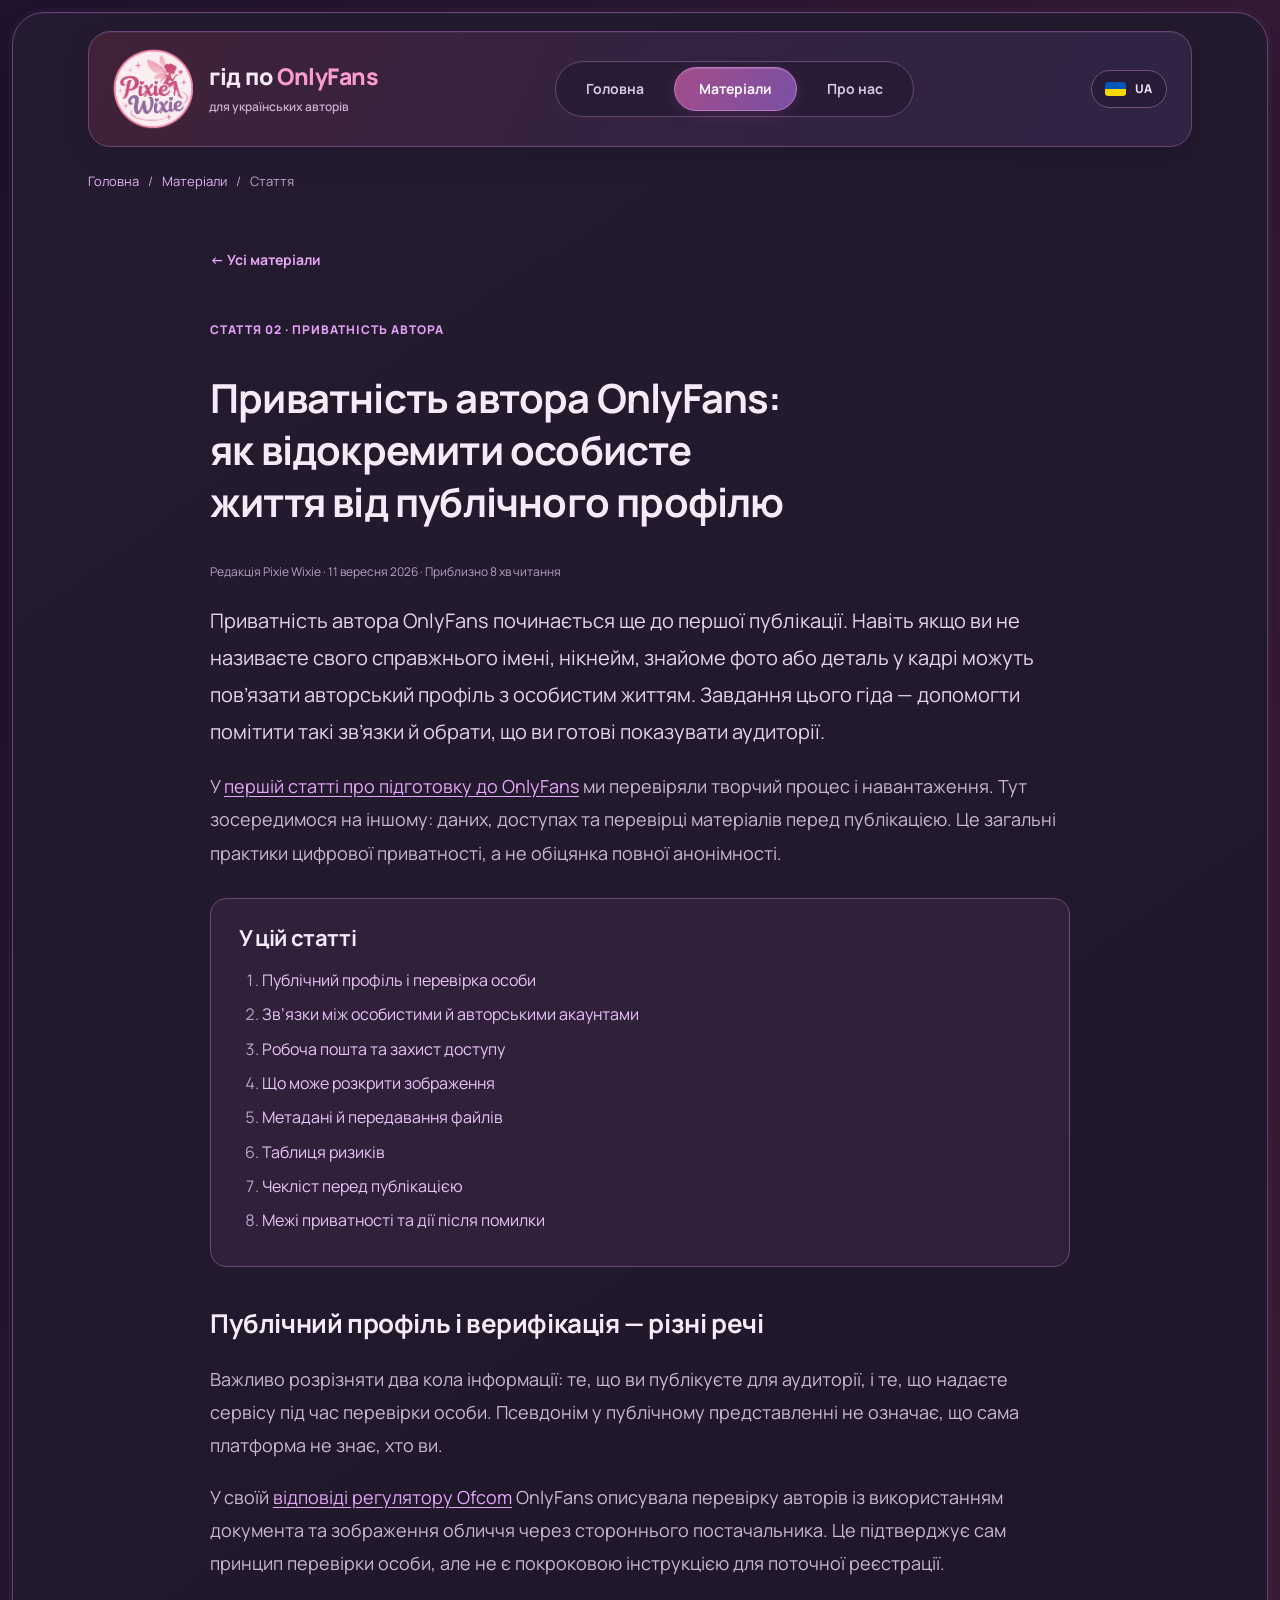
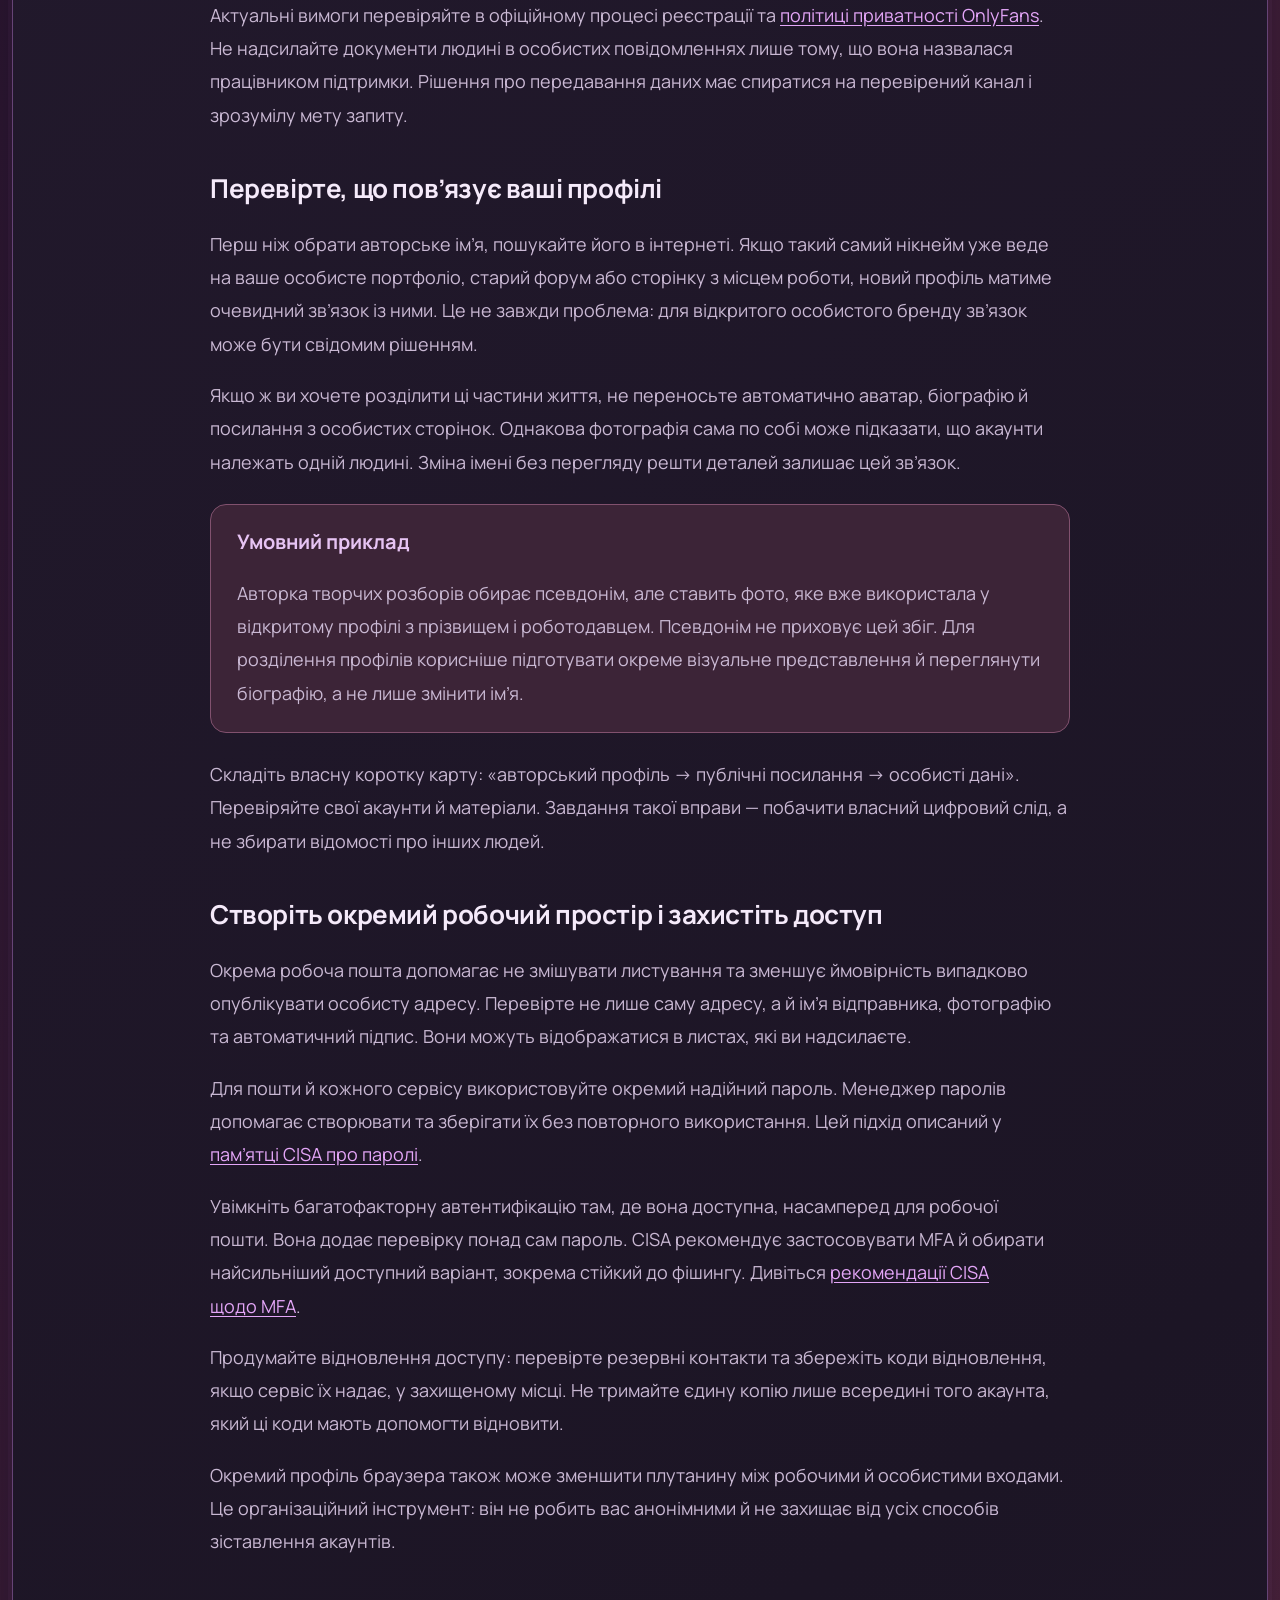
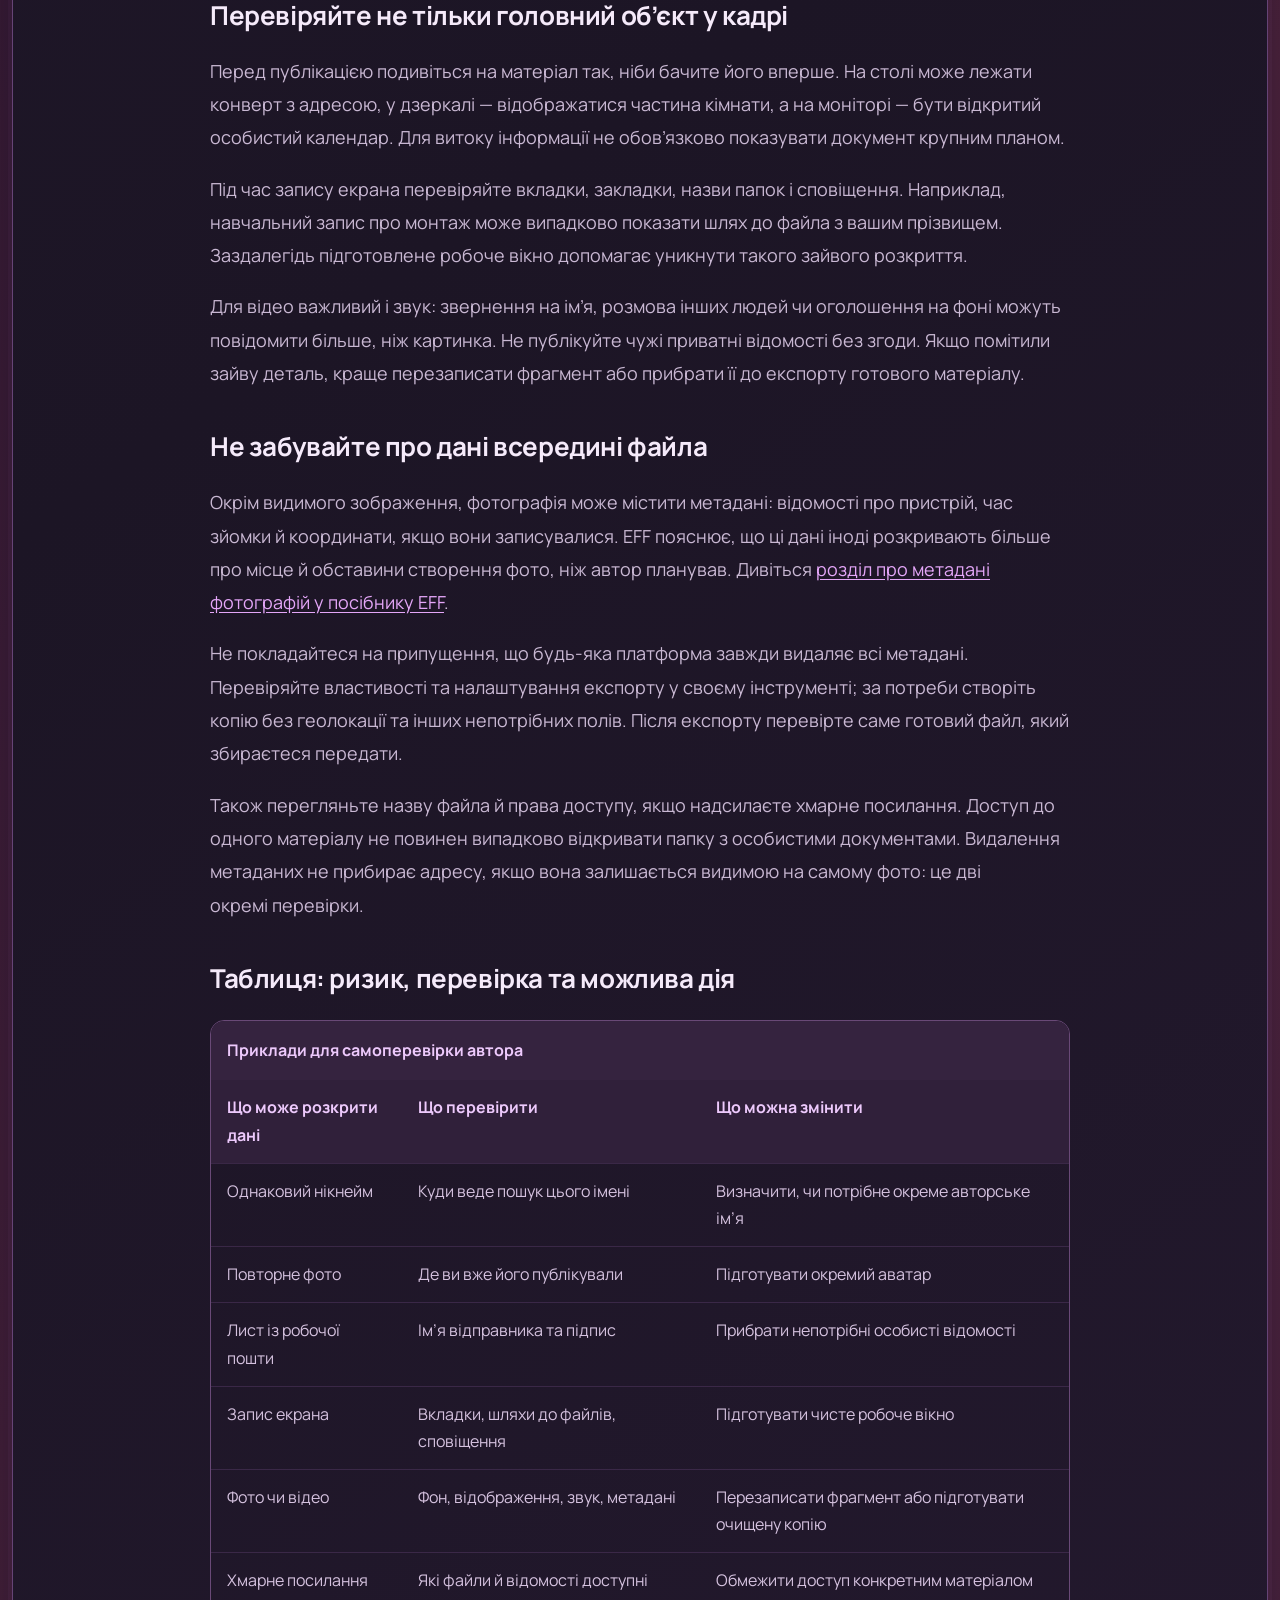
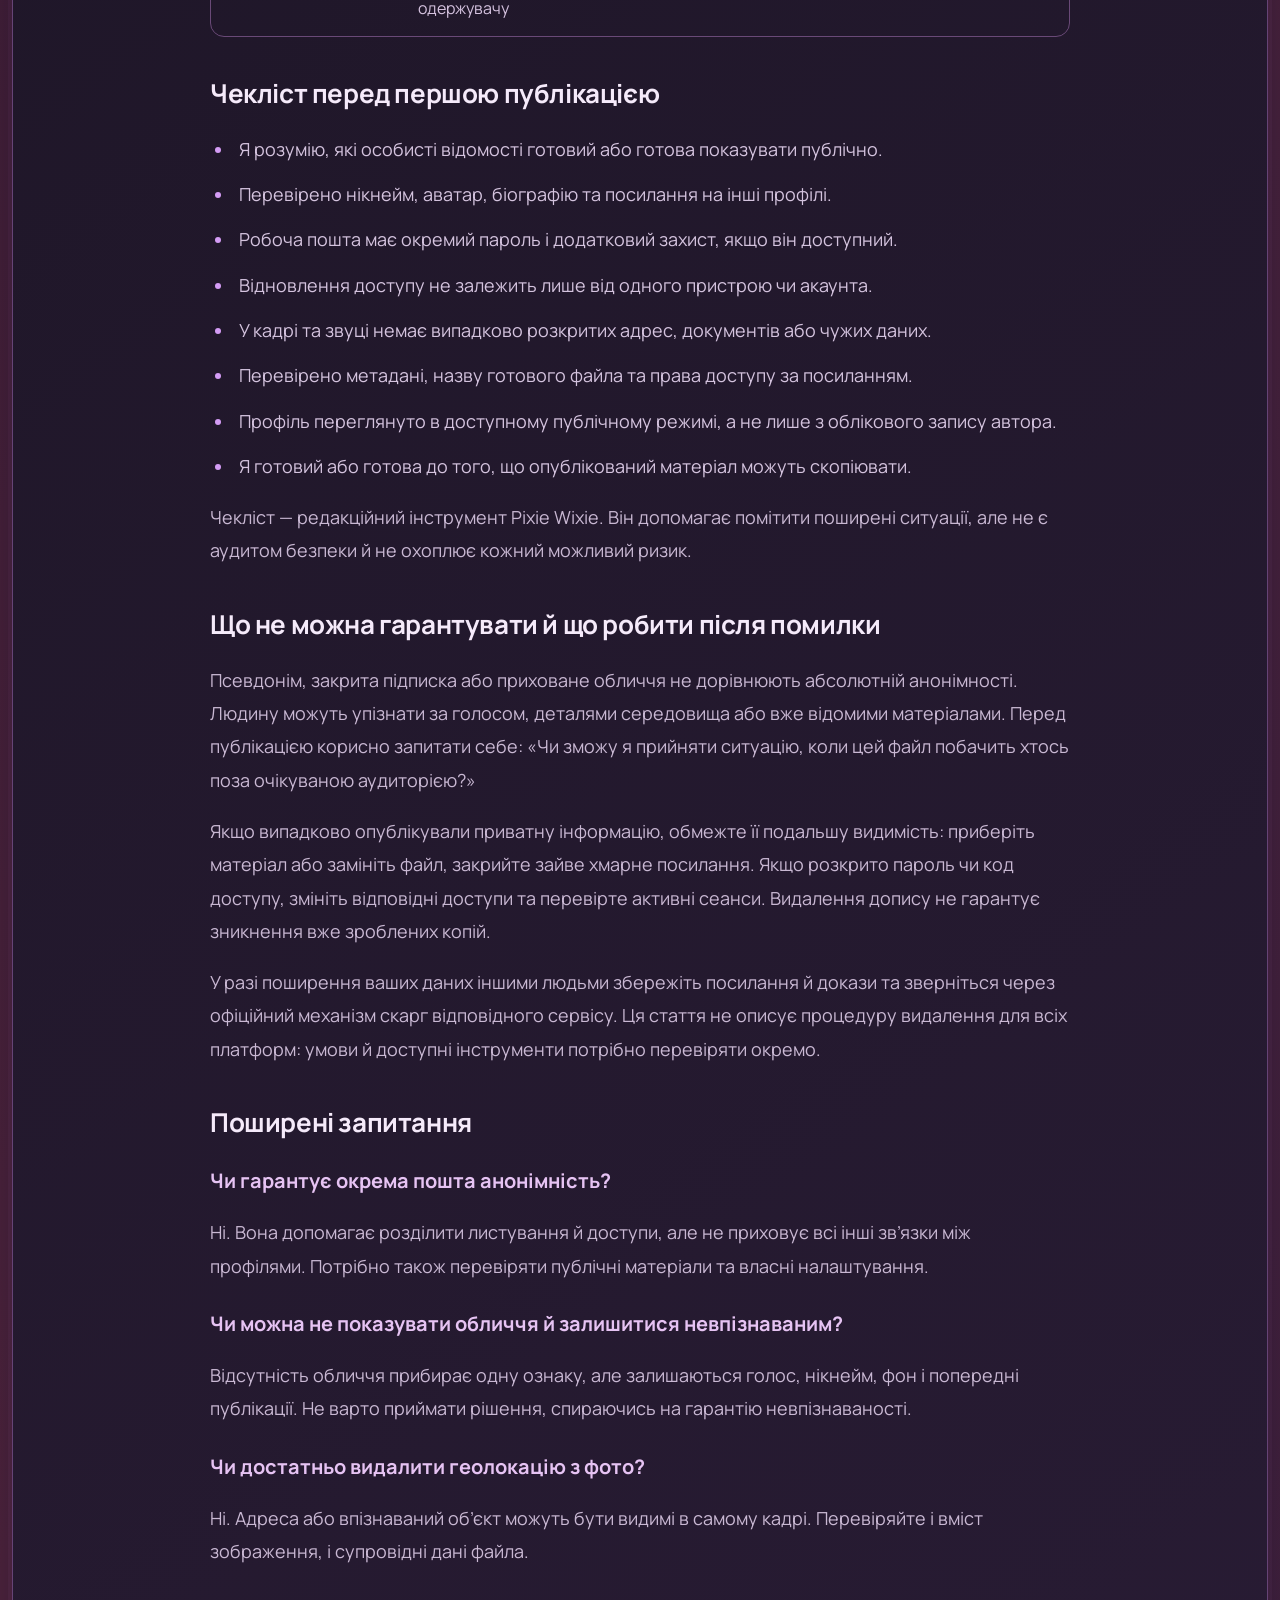
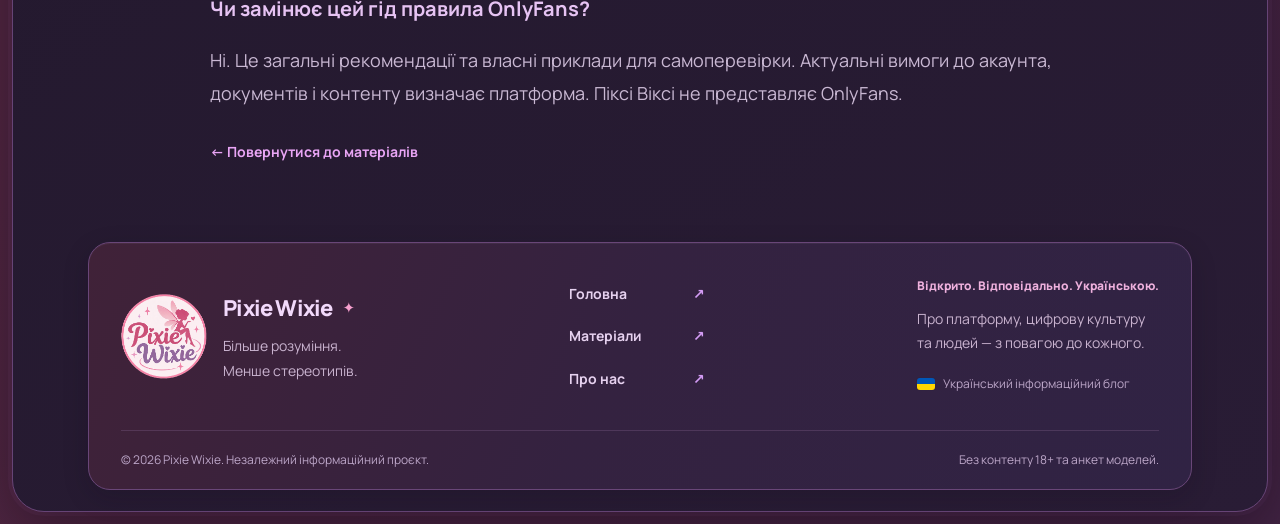
<file: articles/pryvatnist-avtora-onlyfans.html>
<!doctype html>
<html lang="uk"><head><meta charset="UTF-8"><meta name="viewport" content="width=device-width, initial-scale=1.0"><meta name="description" content="Як відокремити особисте життя від профілю OnlyFans: нікнейми, робоча пошта, фотографії та перевірка даних перед публікацією."><title>Приватність автора OnlyFans: захист особистих даних — Pixie Wixie</title><link rel="preconnect" href="https://fonts.googleapis.com"><link rel="preconnect" href="https://fonts.gstatic.com" crossorigin><link href="https://fonts.googleapis.com/css2?family=Manrope:wght@400;500;600;700;800&display=swap" rel="stylesheet"><link rel="stylesheet" href="../style.css">
<meta name="robots" content="index, follow, max-image-preview:large">
<link rel="icon" type="image/png" href="../img/logo.png">
<meta property="og:locale" content="uk_UA">
<meta property="og:site_name" content="Pixie Wixie">
<meta property="og:type" content="article">
<meta property="og:title" content="Приватність автора OnlyFans: захист особистих даних — Pixie Wixie">
<meta property="og:description" content="Як відокремити особисте життя від профілю OnlyFans: нікнейми, робоча пошта, фотографії та перевірка даних перед публікацією.">
<meta name="twitter:card" content="summary">
<meta name="twitter:title" content="Приватність автора OnlyFans: захист особистих даних — Pixie Wixie">
<meta name="twitter:description" content="Як відокремити особисте життя від профілю OnlyFans: нікнейми, робоча пошта, фотографії та перевірка даних перед публікацією.">
<script type="application/ld+json">{"@context": "https://schema.org", "@type": "BlogPosting", "name": "Приватність автора OnlyFans: захист особистих даних — Pixie Wixie", "headline": "Приватність автора OnlyFans: як відокремити особисте життя від публічного профілю", "description": "Як відокремити особисте життя від профілю OnlyFans: нікнейми, робоча пошта, фотографії та перевірка даних перед публікацією.", "inLanguage": "uk", "author": {"@type": "Organization", "name": "Редакція Pixie Wixie", "url": "https://pixie-wixie.github.io/site/about.html"}, "publisher": {"@type": "Organization", "name": "Pixie Wixie", "url": "https://pixie-wixie.github.io/site/", "logo": {"@type": "ImageObject", "url": "https://pixie-wixie.github.io/site/img/logo.png"}}, "datePublished": "2026-09-11", "timeRequired": "PT8M", "url": "https://pixie-wixie.github.io/site/articles/pryvatnist-avtora-onlyfans.html", "@id": "https://pixie-wixie.github.io/site/articles/pryvatnist-avtora-onlyfans.html#article", "isPartOf": {"@type": "WebSite", "@id": "https://pixie-wixie.github.io/site/#website", "name": "Pixie Wixie", "url": "https://pixie-wixie.github.io/site/", "inLanguage": "uk"}, "isAccessibleForFree": true, "mainEntityOfPage": {"@type": "WebPage", "@id": "https://pixie-wixie.github.io/site/articles/pryvatnist-avtora-onlyfans.html", "breadcrumb": {"@type": "BreadcrumbList", "itemListElement": [{"@type": "ListItem", "position": 1, "name": "Головна", "item": "https://pixie-wixie.github.io/site/"}, {"@type": "ListItem", "position": 2, "name": "Матеріали", "item": "https://pixie-wixie.github.io/site/materials.html"}, {"@type": "ListItem", "position": 3, "name": "Приватність автора OnlyFans: як відокремити особисте життя від публічного профілю", "item": "https://pixie-wixie.github.io/site/articles/pryvatnist-avtora-onlyfans.html"}]}}}</script>
<meta property="article:published_time" content="2026-09-11">
<link rel="canonical" href="https://pixie-wixie.github.io/site/articles/pryvatnist-avtora-onlyfans.html">
<meta property="og:url" content="https://pixie-wixie.github.io/site/articles/pryvatnist-avtora-onlyfans.html">
</head><body>
<a class="skip-link" href="#main">Перейти до вмісту</a>
<div class="site-frame">
<header class="header"><div class="header-brand"><a href="../index.html" class="logo header-logo" aria-label="Pixie Wixie — головна"><img src="../img/logo.png" alt="Pixie Wixie" width="1254" height="1254"></a><p class="header-tagline">гід по <span>OnlyFans</span><small>для українських авторів</small></p></div><nav aria-label="Головна навігація"><a href="../index.html" data-nav="home">Головна</a><a href="../materials.html" data-nav="articles" class="active" aria-current="page">Матеріали</a><a href="../about.html" data-nav="about">Про нас</a></nav><span class="language-badge" lang="uk" aria-label="Мова сайту — українська" title="Українська"><span class="language-flag" aria-hidden="true"></span><span>UA</span></span></header>
<main id="main"><nav class="breadcrumbs" aria-label="Навігаційний шлях"><a href="../index.html">Головна</a><span aria-hidden="true">/</span><a href="../materials.html">Матеріали</a><span aria-hidden="true">/</span><span aria-current="page">Стаття</span></nav><article class="article-body static-article first-article" data-article-order="2"><a class="back-link" href="../materials.html">← Усі матеріали</a><span class="eyebrow">Стаття 02 · Приватність автора</span><h1>Приватність автора OnlyFans: як відокремити особисте життя від публічного профілю</h1><div class="meta">Редакція Pixie Wixie · <time datetime="2026-09-11">11 вересня 2026</time> · <span title="8677 символів із пробілами; оцінка 1200 символів за хвилину">Приблизно 8 хв читання</span></div><p class="article-lead">Приватність автора OnlyFans починається ще до першої публікації. Навіть якщо ви не називаєте свого справжнього імені, нікнейм, знайоме фото або деталь у кадрі можуть пов’язати авторський профіль з особистим життям. Завдання цього гіда — допомогти помітити такі зв’язки й обрати, що ви готові показувати аудиторії.</p>
<p>У <a href="pidhotovka-do-onlyfans.html">першій статті про підготовку до OnlyFans</a> ми перевіряли творчий процес і навантаження. Тут зосередимося на іншому: даних, доступах та перевірці матеріалів перед публікацією. Це загальні практики цифрової приватності, а не обіцянка повної анонімності.</p>
<nav class="article-toc" aria-label="Зміст статті"><h2>У цій статті</h2><ol><li><a href="#identity">Публічний профіль і перевірка особи</a></li><li><a href="#connections">Зв’язки між особистими й авторськими акаунтами</a></li><li><a href="#access">Робоча пошта та захист доступу</a></li><li><a href="#frame">Що може розкрити зображення</a></li><li><a href="#metadata">Метадані й передавання файлів</a></li><li><a href="#risk-table">Таблиця ризиків</a></li><li><a href="#checklist">Чекліст перед публікацією</a></li><li><a href="#limits">Межі приватності та дії після помилки</a></li></ol></nav>
<h2 id="identity">Публічний профіль і верифікація — різні речі</h2>
<p>Важливо розрізняти два кола інформації: те, що ви публікуєте для аудиторії, і те, що надаєте сервісу під час перевірки особи. Псевдонім у публічному представленні не означає, що сама платформа не знає, хто ви.</p>
<p>У своїй <a href="https://www.ofcom.org.uk/siteassets/resources/documents/consultations/category-1-10-weeks/263963-categorisation-research-and-advice/responses/onlyfans/%3Fv%3D293143">відповіді регулятору Ofcom</a> OnlyFans описувала перевірку авторів із використанням документа та зображення обличчя через стороннього постачальника. Це підтверджує сам принцип перевірки особи, але не є покроковою інструкцією для поточної реєстрації.</p>
<p>Актуальні вимоги перевіряйте в офіційному процесі реєстрації та <a href="https://onlyfans.com/privacy">політиці приватності OnlyFans</a>. Не надсилайте документи людині в особистих повідомленнях лише тому, що вона назвалася працівником підтримки. Рішення про передавання даних має спиратися на перевірений канал і зрозумілу мету запиту.</p>
<h2 id="connections">Перевірте, що пов’язує ваші профілі</h2>
<p>Перш ніж обрати авторське ім’я, пошукайте його в інтернеті. Якщо такий самий нікнейм уже веде на ваше особисте портфоліо, старий форум або сторінку з місцем роботи, новий профіль матиме очевидний зв’язок із ними. Це не завжди проблема: для відкритого особистого бренду зв’язок може бути свідомим рішенням.</p>
<p>Якщо ж ви хочете розділити ці частини життя, не переносьте автоматично аватар, біографію й посилання з особистих сторінок. Однакова фотографія сама по собі може підказати, що акаунти належать одній людині. Зміна імені без перегляду решти деталей залишає цей зв’язок.</p>
<div class="article-callout"><h3>Умовний приклад</h3><p>Авторка творчих розборів обирає псевдонім, але ставить фото, яке вже використала у відкритому профілі з прізвищем і роботодавцем. Псевдонім не приховує цей збіг. Для розділення профілів корисніше підготувати окреме візуальне представлення й переглянути біографію, а не лише змінити ім’я.</p></div>
<p>Складіть власну коротку карту: «авторський профіль → публічні посилання → особисті дані». Перевіряйте свої акаунти й матеріали. Завдання такої вправи — побачити власний цифровий слід, а не збирати відомості про інших людей.</p>
<h2 id="access">Створіть окремий робочий простір і захистіть доступ</h2>
<p>Окрема робоча пошта допомагає не змішувати листування та зменшує ймовірність випадково опублікувати особисту адресу. Перевірте не лише саму адресу, а й ім’я відправника, фотографію та автоматичний підпис. Вони можуть відображатися в листах, які ви надсилаєте.</p>
<p>Для пошти й кожного сервісу використовуйте окремий надійний пароль. Менеджер паролів допомагає створювати та зберігати їх без повторного використання. Цей підхід описаний у <a href="https://www.cisa.gov/sites/default/files/2024-09/Secure-Our-World-Passwords-Tip-Sheet.pdf">пам’ятці CISA про паролі</a>.</p>
<p>Увімкніть багатофакторну автентифікацію там, де вона доступна, насамперед для робочої пошти. Вона додає перевірку понад сам пароль. CISA рекомендує застосовувати MFA й обирати найсильніший доступний варіант, зокрема стійкий до фішингу. Дивіться <a href="https://www.cisa.gov/audiences/small-and-medium-businesses/secure-your-business/require-multifactor-authentication">рекомендації CISA щодо MFA</a>.</p>
<p>Продумайте відновлення доступу: перевірте резервні контакти та збережіть коди відновлення, якщо сервіс їх надає, у захищеному місці. Не тримайте єдину копію лише всередині того акаунта, який ці коди мають допомогти відновити.</p>
<p>Окремий профіль браузера також може зменшити плутанину між робочими й особистими входами. Це організаційний інструмент: він не робить вас анонімними й не захищає від усіх способів зіставлення акаунтів.</p>
<h2 id="frame">Перевіряйте не тільки головний об’єкт у кадрі</h2>
<p>Перед публікацією подивіться на матеріал так, ніби бачите його вперше. На столі може лежати конверт з адресою, у дзеркалі — відображатися частина кімнати, а на моніторі — бути відкритий особистий календар. Для витоку інформації не обов’язково показувати документ крупним планом.</p>
<p>Під час запису екрана перевіряйте вкладки, закладки, назви папок і сповіщення. Наприклад, навчальний запис про монтаж може випадково показати шлях до файла з вашим прізвищем. Заздалегідь підготовлене робоче вікно допомагає уникнути такого зайвого розкриття.</p>
<p>Для відео важливий і звук: звернення на ім’я, розмова інших людей чи оголошення на фоні можуть повідомити більше, ніж картинка. Не публікуйте чужі приватні відомості без згоди. Якщо помітили зайву деталь, краще перезаписати фрагмент або прибрати її до експорту готового матеріалу.</p>
<h2 id="metadata">Не забувайте про дані всередині файла</h2>
<p>Окрім видимого зображення, фотографія може містити метадані: відомості про пристрій, час зйомки й координати, якщо вони записувалися. EFF пояснює, що ці дані іноді розкривають більше про місце й обставини створення фото, ніж автор планував. Дивіться <a href="https://ssd.eff.org/ps/module/attending-protest">розділ про метадані фотографій у посібнику EFF</a>.</p>
<p>Не покладайтеся на припущення, що будь-яка платформа завжди видаляє всі метадані. Перевіряйте властивості та налаштування експорту у своєму інструменті; за потреби створіть копію без геолокації та інших непотрібних полів. Після експорту перевірте саме готовий файл, який збираєтеся передати.</p>
<p>Також перегляньте назву файла й права доступу, якщо надсилаєте хмарне посилання. Доступ до одного матеріалу не повинен випадково відкривати папку з особистими документами. Видалення метаданих не прибирає адресу, якщо вона залишається видимою на самому фото: це дві окремі перевірки.</p>
<h2 id="risk-table">Таблиця: ризик, перевірка та можлива дія</h2>
<div class="article-table-wrap" tabindex="0" role="region" aria-label="Таблиця ризиків приватності; доступна горизонтальна прокрутка"><table><caption>Приклади для самоперевірки автора</caption><thead><tr><th scope="col">Що може розкрити дані</th><th scope="col">Що перевірити</th><th scope="col">Що можна змінити</th></tr></thead><tbody><tr><td>Однаковий нікнейм</td><td>Куди веде пошук цього імені</td><td>Визначити, чи потрібне окреме авторське ім’я</td></tr><tr><td>Повторне фото</td><td>Де ви вже його публікували</td><td>Підготувати окремий аватар</td></tr><tr><td>Лист із робочої пошти</td><td>Ім’я відправника та підпис</td><td>Прибрати непотрібні особисті відомості</td></tr><tr><td>Запис екрана</td><td>Вкладки, шляхи до файлів, сповіщення</td><td>Підготувати чисте робоче вікно</td></tr><tr><td>Фото чи відео</td><td>Фон, відображення, звук, метадані</td><td>Перезаписати фрагмент або підготувати очищену копію</td></tr><tr><td>Хмарне посилання</td><td>Які файли й відомості доступні одержувачу</td><td>Обмежити доступ конкретним матеріалом</td></tr></tbody></table></div>
<h2 id="checklist">Чекліст перед першою публікацією</h2>
<ul class="privacy-checklist"><li>Я розумію, які особисті відомості готовий або готова показувати публічно.</li><li>Перевірено нікнейм, аватар, біографію та посилання на інші профілі.</li><li>Робоча пошта має окремий пароль і додатковий захист, якщо він доступний.</li><li>Відновлення доступу не залежить лише від одного пристрою чи акаунта.</li><li>У кадрі та звуці немає випадково розкритих адрес, документів або чужих даних.</li><li>Перевірено метадані, назву готового файла та права доступу за посиланням.</li><li>Профіль переглянуто в доступному публічному режимі, а не лише з облікового запису автора.</li><li>Я готовий або готова до того, що опублікований матеріал можуть скопіювати.</li></ul>
<p>Чекліст — редакційний інструмент Pixie Wixie. Він допомагає помітити поширені ситуації, але не є аудитом безпеки й не охоплює кожний можливий ризик.</p>
<h2 id="limits">Що не можна гарантувати й що робити після помилки</h2>
<p>Псевдонім, закрита підписка або приховане обличчя не дорівнюють абсолютній анонімності. Людину можуть упізнати за голосом, деталями середовища або вже відомими матеріалами. Перед публікацією корисно запитати себе: «Чи зможу я прийняти ситуацію, коли цей файл побачить хтось поза очікуваною аудиторією?»</p>
<p>Якщо випадково опублікували приватну інформацію, обмежте її подальшу видимість: приберіть матеріал або замініть файл, закрийте зайве хмарне посилання. Якщо розкрито пароль чи код доступу, змініть відповідні доступи та перевірте активні сеанси. Видалення допису не гарантує зникнення вже зроблених копій.</p>
<p>У разі поширення ваших даних іншими людьми збережіть посилання й докази та зверніться через офіційний механізм скарг відповідного сервісу. Ця стаття не описує процедуру видалення для всіх платформ: умови й доступні інструменти потрібно перевіряти окремо.</p>
<h2>Поширені запитання</h2>
<h3>Чи гарантує окрема пошта анонімність?</h3><p>Ні. Вона допомагає розділити листування й доступи, але не приховує всі інші зв’язки між профілями. Потрібно також перевіряти публічні матеріали та власні налаштування.</p>
<h3>Чи можна не показувати обличчя й залишитися невпізнаваним?</h3><p>Відсутність обличчя прибирає одну ознаку, але залишаються голос, нікнейм, фон і попередні публікації. Не варто приймати рішення, спираючись на гарантію невпізнаваності.</p>
<h3>Чи достатньо видалити геолокацію з фото?</h3><p>Ні. Адреса або впізнаваний об’єкт можуть бути видимі в самому кадрі. Перевіряйте і вміст зображення, і супровідні дані файла.</p>
<h3>Чи замінює цей гід правила OnlyFans?</h3><p>Ні. Це загальні рекомендації та власні приклади для самоперевірки. Актуальні вимоги до акаунта, документів і контенту визначає платформа. Піксі Віксі не представляє OnlyFans.</p>
<a class="back-link" href="../materials.html">← Повернутися до матеріалів</a></article></main>
<footer class="site-footer">
  <div class="footer-main">
    <div class="footer-brand">
      <a href="../index.html" class="footer-logo" aria-label="Pixie Wixie — головна"><img src="../img/logo.png" alt="Pixie Wixie" width="1254" height="1254" loading="lazy"></a>
      <div><a href="../index.html" class="footer-name">Pixie Wixie<span>✦</span></a><p>Більше розуміння.<br>Менше стереотипів.</p></div>
    </div>
    <nav class="footer-nav" aria-label="Навігація в підвалі">
      <a href="../index.html">Головна <span aria-hidden="true">↗</span></a>
      <a href="../materials.html">Матеріали <span aria-hidden="true">↗</span></a>
      <a href="../about.html">Про нас <span aria-hidden="true">↗</span></a>
    </nav>
    <div class="footer-editorial"><span class="footer-kicker">Відкрито. Відповідально. Українською.</span><p>Про платформу, цифрову культуру<br>та людей — з повагою до кожного.</p><span class="footer-language"><span class="language-flag" aria-hidden="true"></span> Український інформаційний блог</span></div>
  </div>
  <div class="footer-base"><span>© 2026 Pixie Wixie. Незалежний інформаційний проєкт.</span><span>Без контенту 18+ та анкет моделей.</span></div>
</footer>
</div>
</body></html>
</file>
<file: style.css>
:root{font-family:Manrope,Arial,sans-serif;color:#26242b;background:#faf9f7;font-synthesis:none;--purple:#7951cc;--muted:#818087}*{box-sizing:border-box}body{margin:0}a{color:inherit;text-decoration:none}button,input{font:inherit}button,a{ -webkit-tap-highlight-color:transparent}button{cursor:pointer}a:focus-visible,button:focus-visible,input:focus-visible{outline:3px solid #9571dd;outline-offset:5px}.header{max-width:1240px;margin:auto;height:102px;display:flex;align-items:center;justify-content:space-between;border-bottom:1px solid #e7e4e1}.logo{font-size:29px;font-weight:800;letter-spacing:-1.7px;display:flex;align-items:center}.logo-dot{color:var(--purple)}.logo-icon{display:inline-flex;align-items:center;justify-content:center;background:var(--purple);color:white;width:33px;height:34px;margin-right:10px;border-radius:10px;font-size:30px;letter-spacing:-3px;padding-right:4px}.logo-icon span{font-size:21px;margin-top:-16px}.header nav{display:flex;gap:34px;font-size:13px;font-weight:700;height:100%;align-items:center}.header nav a{height:100%;display:flex;align-items:center;position:relative}.header nav a.active{color:var(--purple)}.header nav a.active:after{position:absolute;bottom:24px;left:0;right:0;height:2px;background:var(--purple);content:''}.header-note{font-size:11px;color:#74717b;display:flex;gap:8px;align-items:center}.header-note>span{width:6px;height:6px;background:var(--purple);border-radius:50%}main{max-width:1240px;margin:auto}.intro{text-align:center;padding:53px 0 37px}.eyebrow{font-size:10px;font-weight:800;letter-spacing:2px;color:var(--purple);text-transform:uppercase}.intro h1{font-size:46px;letter-spacing:-2px;line-height:1.2;margin:15px 0}.intro h1 span{color:var(--purple)}.intro p{font-size:14px;line-height:1.8;color:#77737c;margin:0}.hero{background:#e9e0f5;border-radius:18px;min-height:395px;position:relative;display:grid;grid-template-columns:1.1fr 1fr;overflow:hidden}.hero-copy{padding:42px 0 43px 46px;z-index:2}.pill{font-size:10px;font-weight:700;padding:7px 11px;border-radius:6px;display:inline-flex;align-items:center;gap:6px;background:#ffffff80;color:#695084}.pill svg{width:12px}.hero h2{font-size:37px;line-height:1.27;letter-spacing:-1.2px;margin:20px 0 14px;max-width:530px}.hero-copy>p{font-size:13px;line-height:1.85;color:#70667e;max-width:390px}.hero-bottom{display:flex;align-items:center;gap:23px;margin-top:27px}.primary{border:none;background:#29242f;color:white;padding:13px 18px;border-radius:7px;font-size:11px;font-weight:700;display:inline-flex;align-items:center;gap:28px}.primary:hover{background:var(--purple)}.read-time{font-size:10px;color:#7c708b}.art{position:relative;min-height:395px;overflow:hidden}.orbit{position:absolute;width:370px;height:370px;left:75px;top:20px;border:1px solid #d3c3e6;border-radius:50%}.orbit.two{width:500px;height:500px;left:10px;top:-45px}.orbit.three{width:620px;height:620px;left:-50px;top:-105px}.platform{position:absolute;background:#fff;width:284px;height:220px;top:88px;left:115px;border-radius:15px;transform:rotate(-9deg);box-shadow:0 22px 45px #8563ad25;padding:16px}.browser-dots{display:flex;gap:4px;border-bottom:1px solid #eee;padding-bottom:13px}.browser-dots i{width:5px;height:5px;background:#d7c7ed;border-radius:50%}.of-title{margin-top:32px;text-align:center;font-size:40px;letter-spacing:-2px;font-weight:800;color:#8559cb}.of-title span{font-weight:400;font-style:italic}.art-line{height:6px;background:#eee9f4;border-radius:10px;width:125px;margin:16px auto 7px}.art-line.short{width:88px;margin-top:0}.art-lock{position:absolute;top:49px;left:72px;width:65px;height:65px;background:#916cc8;border-radius:16px;transform:rotate(-14deg);color:#fff;display:grid;place-items:center;box-shadow:0 10px 25px #83639930}.art-lock svg{width:30px}.art-spark{position:absolute;right:65px;top:61px;font-size:53px;color:#ac8bd4}.mini-card{position:absolute;right:33px;bottom:59px;background:#ffffffeb;border:1px solid white;border-radius:12px;transform:rotate(7deg);padding:15px 20px;display:flex;gap:12px;align-items:center;box-shadow:0 15px 30px #785c9c12}.mini-card .icon{background:#eee7f7;color:var(--purple);border-radius:50%;width:35px;height:35px;display:grid;place-items:center;font-size:21px}.mini-card b{display:block;font-size:11px}.mini-card small{font-size:9px;color:#98909e}.safe-strip{display:flex;justify-content:center;align-items:center;gap:9px;color:#88828d;font-size:10px;margin:18px 0 48px}.safe-strip svg{width:13px}.section-heading{display:flex;justify-content:space-between;align-items:center;margin-bottom:22px}.section-heading h2{font-size:25px;letter-spacing:-.8px;margin:0}.section-heading a{font-size:11px;font-weight:700;display:flex;gap:17px}.filters{display:flex;gap:8px;flex-wrap:wrap;margin-bottom:27px}.filter{border:1px solid #e5e1e7;border-radius:25px;background:transparent;padding:9px 17px;color:#77717e;font-size:11px}.filter.active{color:white;border-color:#29242f;background:#29242f}.filter:hover{border-color:var(--purple)}.article-grid{display:grid;grid-template-columns:repeat(3,1fr);gap:26px}.article-card{min-width:0}.image-wrap{height:205px;border-radius:12px;overflow:hidden;position:relative;background:#e8e3ef}.image-wrap img{width:100%;height:100%;object-fit:cover;transition:transform .4s}.article-card:hover img{transform:scale(1.04)}.image-wrap .category{position:absolute;left:15px;top:15px;background:#fffef8ed;border-radius:5px;font-size:9px;padding:6px 9px;font-weight:700}.article-card .meta{font-size:9px;color:#979199;margin-top:18px;display:flex;gap:9px}.article-card h3{font-size:18px;line-height:1.5;letter-spacing:-.4px;margin:9px 0}.article-card p{font-size:11px;line-height:1.85;color:#88818c;margin:0}.card-link{display:block;width:100%;text-align:left;border:0;padding:0;background:none;color:inherit}.read-link{font-size:10px;font-weight:700;display:flex;align-items:center;gap:14px;margin-top:16px}.mission{border:1px solid #e2dbe9;background:#f1ecf6;border-radius:13px;padding:31px 36px;display:flex;align-items:center;gap:25px;margin:51px 0 60px}.mission-icon{font-size:31px;color:var(--purple);width:56px;height:56px;background:#e5d9f2;display:grid;place-items:center;border-radius:50%;flex-shrink:0}.mission h3{font-size:17px;margin:0 0 8px;letter-spacing:-.4px}.mission p{font-size:11px;color:#84798f;margin:0;line-height:1.8}.mission>a{white-space:nowrap;margin-left:auto;font-size:11px;font-weight:700;display:flex;gap:22px}footer{border-top:1px solid #e5e1e6;max-width:1240px;margin:auto}.footer-top{padding:29px 0;display:flex;align-items:center;gap:28px}.footer-top .logo{font-size:24px}.footer-top p{font-size:10px;color:#8e8792}.footer-top>a:last-child{font-size:10px;margin-left:auto}.footer-top>a:last-child span{margin-left:17px}.footer-bottom{border-top:1px solid #ece8ec;padding:19px 0 25px;display:flex;justify-content:space-between;font-size:9px;color:#a099a4}.ukraine{color:#a492d0;margin-left:8px}.page-heading{padding:55px 0 30px}.page-heading h1{font-size:43px;letter-spacing:-1.5px;margin:12px 0}.page-heading p{color:#817a87;font-size:14px;line-height:1.8}.catalog{padding-bottom:60px}.search{width:100%;padding:14px 17px;border:1px solid #e2dbe9;border-radius:8px;background:white;margin-bottom:22px}.about-body{max-width:780px;padding-bottom:50px;line-height:1.9}.about-body h2{font-size:24px;letter-spacing:-.5px}.about-body p{color:#77717e;font-size:15px}.empty{padding:40px 0;color:#817a87}@media(min-width:1500px){.header,main,footer{max-width:1280px}.intro{padding-top:60px}.hero{min-height:420px}.art{min-height:420px}}@media(max-width:1320px){.header,main,footer{margin-left:6%;margin-right:6%}}@media(max-width:900px){.hero h2{font-size:30px}.hero-copy{padding:30px}.platform{left:35px;width:250px}.art-lock{left:12px}.mini-card{right:12px}.art-spark{right:10px}.article-grid{gap:18px}.image-wrap{height:170px}.mission{padding:25px;gap:18px}.mission>a{gap:8px}.intro h1{font-size:38px}}@media(max-width:650px){.header{height:82px}.logo{font-size:24px}.logo-icon{width:28px;height:29px;font-size:26px}.header nav{gap:17px;font-size:11px}.header-note{display:none}.header nav a.active:after{bottom:15px}.intro{padding:35px 0 26px}.intro h1{font-size:33px;letter-spacing:-1.4px}.intro p{font-size:12px}.intro p br{display:none}.hero{grid-template-columns:1fr}.hero-copy{padding:29px 26px 10px}.hero h2{font-size:30px}.hero-copy>p{font-size:12px}.hero-bottom{margin-top:20px}.art{min-height:280px}.platform{left:calc(50% - 125px);top:38px;height:193px}.art-lock{left:calc(50% - 160px);top:16px}.art-spark{right:35px;top:8px}.mini-card{bottom:24px;right:22px}.orbit{left:calc(50% - 185px);top:-20px}.orbit.two{left:calc(50% - 250px);top:-85px}.orbit.three{left:calc(50% - 310px);top:-145px}.safe-strip{font-size:9px;margin-bottom:33px}.section-heading h2{font-size:22px}.article-grid{grid-template-columns:1fr;gap:30px}.image-wrap{height:235px}.article-card h3{font-size:20px}.article-card p{font-size:13px}.meta{font-size:11px!important}.filters{gap:6px}.filter{padding:8px 12px;font-size:10px}.mission{flex-wrap:wrap;margin:36px 0;padding:22px;gap:14px}.mission-icon{width:42px;height:42px}.mission>div:nth-child(2){flex:1}.mission h3{font-size:15px}.mission>a{margin-left:56px}.footer-top{flex-wrap:wrap;gap:10px 20px}.footer-top p{margin:0}.footer-top>a:last-child{margin-left:0;width:100%}.footer-bottom{gap:12px;flex-direction:column}.page-heading h1{font-size:35px}.article-body h1{font-size:27px}.article-body img{height:190px}}

[hidden]{display:none!important}.static-article{max-width:780px;margin:0 auto;padding:45px 0 60px}.static-article .eyebrow{display:block;margin-top:30px}.static-article>img{height:340px}.back-link{display:inline-block;font-size:12px;color:var(--purple);font-weight:700;margin:12px 0 20px}@media(max-width:650px){.static-article{padding-top:25px}.static-article>img{height:210px}}
.article-body h1{font-size:36px;line-height:1.3;letter-spacing:-1px}.article-body h2{font-size:22px;margin-top:30px}.article-body p{font-size:15px;line-height:1.9;color:#716a79}.article-body img{width:100%;object-fit:cover;border-radius:12px;margin:20px 0}.article-body .meta{font-size:11px;color:#8a8292}@media(max-width:650px){.article-body h1{font-size:28px}.article-body h2{font-size:20px}}

/* Display the supplied logo without its large transparent margins. */
.header-logo{position:relative;display:block;width:80px;height:80px;overflow:hidden;flex-shrink:0}.header-logo img{position:absolute;width:186%;height:auto;max-width:none;left:-43%;top:-43%}@media(max-width:650px){.header-logo{width:64px;height:64px}}

/* Soft, pill-shaped navigation echoes the pink and lilac logo. */
.header nav {
  height: auto;
  gap: 5px;
  padding: 5px;
  border: 1px solid #eadfe9;
  border-radius: 999px;
  background: #f4eef4;
  box-shadow: inset 0 1px 0 #fff, 0 3px 12px #76516b05;
}
.header nav a {
  justify-content: center;
  height: auto;
  min-height: 44px;
  padding: 0 24px;
  border: 1px solid transparent;
  border-radius: 999px;
  color: #776575;
  font-size: 12px;
  font-weight: 700;
  line-height: 1.4;
  white-space: nowrap;
  transition: background-color .2s ease, color .2s ease, box-shadow .2s ease;
}
.header nav a.active:after { content: none; }
.header nav a.active {
  color: #874874;
  border-color: #e9d6e5;
  background: linear-gradient(120deg, #fff8fb, #f4eafa);
  box-shadow: 0 2px 6px #85517112, inset 0 1px 0 #fff;
}
@media (hover: hover) {
  .header nav a:hover { color: #874874; background-color: #fff9fc; }
  .header nav a.active:hover { box-shadow: 0 3px 10px #85517120, inset 0 1px 0 #fff; }
}
.header nav a:focus-visible { outline: 2px solid #ae6caa; outline-offset: 3px; }
@media (max-width: 650px) {
  .header { gap: 10px; }
  .header nav { gap: 2px; padding: 4px; }
  .header nav a { min-height: 40px; padding: 0 13px; font-size: 11px; }
}
@media (max-width: 380px) {
  .header nav a { padding: 0 9px; font-size: 10px; }
}
@media (prefers-reduced-motion: reduce) {
  .header nav a { transition: none; }
}

/* Current language: Ukrainian. */
.language-badge {
  display: inline-flex;
  align-items: center;
  justify-content: center;
  gap: 9px;
  min-height: 38px;
  padding: 0 13px;
  border: 1px solid #e9dfe9;
  border-radius: 999px;
  background: #fffafd;
  color: #776575;
  font-size: 11px;
  font-weight: 800;
  letter-spacing: .6px;
  box-shadow: 0 2px 6px #85517108;
  flex-shrink: 0;
}
.language-flag {
  width: 21px;
  height: 14px;
  border-radius: 3px;
  background: linear-gradient(to bottom, #0057b7 50%, #ffd700 50%);
  box-shadow: 0 0 0 1px #29242f0a;
}
@media (max-width: 650px) {
  .header { height: auto; min-height: 82px; flex-wrap: wrap; gap: 8px 12px; padding: 9px 0 13px; }
  .header-logo { order: 0; }
  .language-badge { order: 1; margin-left: auto; }
  .header nav { order: 2; width: 100%; }
  .header nav a { flex: 1; }
}

/* A tinted header panel frames the logo and navigation. */
.header {
  margin-top: 18px;
  padding: 0 24px;
  border: 1px solid #e9d5e8;
  border-radius: 22px;
  background: linear-gradient(115deg, #fce8f0 0%, #f6eaf5 48%, #eae3f7 100%);
  box-shadow: 0 6px 22px #86618e0b, inset 0 1px 0 #ffffffb3;
}
.header nav {
  border-color: #e6d5e7;
  background: #ffffff66;
}
.header nav a.active {
  background: #fffafd;
  border-color: #ebdcea;
  box-shadow: 0 3px 9px #85517114;
}
.language-badge {
  background: #ffffffb3;
  border-color: #e5d6e9;
}
@media (max-width: 650px) {
  .header {
    margin-top: 12px;
    padding: 10px 14px 14px;
    border-radius: 19px;
  }
}

/* Footer shares the header's soft pink and lilac surface. */
.site-footer {
  margin-bottom: 20px;
  padding: 0 32px;
  border: 1px solid #e9d5e8;
  border-radius: 22px;
  background: linear-gradient(115deg, #fce8f0 0%, #f6eaf5 48%, #eae3f7 100%);
  box-shadow: 0 6px 22px #86618e0b, inset 0 1px 0 #ffffffb3;
}
.footer-main {
  display: grid;
  grid-template-columns: 1.2fr .7fr 1fr;
  align-items: center;
  gap: 36px;
  padding: 32px 0;
}
.footer-brand { display: flex; align-items: center; gap: 16px; }
.footer-logo { position: relative; display: block; width: 86px; height: 86px; overflow: hidden; flex-shrink: 0; }
.footer-logo img { position: absolute; width: 186%; height: auto; max-width: none; left: -43%; top: -43%; }
.footer-name { display: inline-flex; align-items: center; gap: 10px; font-size: 22px; font-weight: 800; letter-spacing: -.8px; color: #714b78; }
.footer-name span { font-size: 15px; color: #c86f9a; }
.footer-brand p { margin: 8px 0 0; font-size: 12px; line-height: 1.8; color: #887187; }
.footer-nav { display: flex; flex-direction: column; gap: 4px; max-width: 160px; }
.footer-nav a { display: flex; align-items: center; justify-content: space-between; gap: 24px; min-height: 36px; padding: 7px 12px; border-radius: 10px; font-size: 12px; font-weight: 700; color: #755d79; transition: background-color .2s, color .2s; }
.footer-nav a span { color: #aa8bad; }
.footer-nav a:hover { background: #ffffff80; color: #914b80; }
.footer-editorial { justify-self: end; }
.footer-kicker { font-size: 10px; font-weight: 800; color: #805888; }
.footer-editorial p { font-size: 12px; line-height: 1.8; color: #887187; margin: 10px 0 15px; }
.footer-language { display: inline-flex; align-items: center; gap: 8px; font-size: 10px; color: #806d85; }
.footer-language .language-flag { width: 18px; height: 12px; flex-shrink: 0; }
.footer-base { display: flex; justify-content: space-between; gap: 16px; border-top: 1px solid #d9c5dd80; padding: 18px 0; font-size: 10px; line-height: 1.7; color: #8b758e; }
@media (max-width: 900px) {
  .footer-main { gap: 24px; grid-template-columns: 1fr auto; }
  .footer-editorial { grid-column: 1 / -1; justify-self: start; padding-top: 18px; border-top: 1px solid #d9c5dd80; width: 100%; }
  .footer-editorial p br { display: none; }
}
@media (max-width: 650px) {
  .site-footer { padding: 0 20px; border-radius: 19px; margin-bottom: 12px; }
  .footer-main { padding: 24px 0; grid-template-columns: 1fr; gap: 20px; }
  .footer-brand { gap: 12px; }
  .footer-logo { width: 72px; height: 72px; }
  .footer-name { font-size: 21px; }
  .footer-nav { flex-direction: row; max-width: none; justify-content: space-between; gap: 3px; }
  .footer-nav a { padding: 8px; gap: 8px; font-size: 11px; }
  .footer-base { flex-direction: column; gap: 5px; font-size: 9px; }
}
@media (prefers-reduced-motion: reduce) { .footer-nav a { transition: none; } }

/* A delicate continuous frame around the entire page. */
.site-frame {
  max-width: 1360px;
  margin: 14px auto;
  padding: 0 0 1px;
  border: 1px solid #e9d9e9;
  border-radius: 32px;
  background: linear-gradient(#faf9f7, #faf9f7) padding-box,
    linear-gradient(150deg, #efd2e1, #e4d9f0 55%, #efd9e6) border-box;
  border-color: transparent;
  box-shadow: 0 0 0 4px #eedeea20, 0 8px 30px #94729706;
}
@media (max-width: 1400px) {
  .site-frame { margin: 12px; }
}
@media (max-width: 650px) {
  .site-frame { margin: 7px; border-radius: 25px; box-shadow: 0 0 0 2px #eedeea20; }
}

/* Homepage layout keeps the footer at the bottom on short pages. */
.site-frame:has(.home-main){min-height:calc(100svh - 28px);display:flex;flex-direction:column}.site-frame:has(.home-main)>.header,.site-frame:has(.home-main)>.site-footer{width:88%;flex-shrink:0}.home-main{flex:1;min-height:180px}@media(max-width:1400px){.site-frame:has(.home-main){min-height:calc(100svh - 24px)}}@media(max-width:650px){.site-frame:has(.home-main){min-height:calc(100svh - 14px)}.home-main{min-height:100px}}

.home-main { width: 88%; display: grid; place-items: center; }
.home-welcome { width: 100%; text-align: center; padding: 52px 20px 44px; background: radial-gradient(ellipse at 50% 42%, #f5e8f470, transparent 65%); }
.welcome-label { display: inline-flex; align-items: center; gap: 8px; color: #a16893; font-size: 10px; font-weight: 800; letter-spacing: 1.1px; }
.welcome-label>span { font-size: 16px; color: #c880a6; }
.home-welcome h1 { margin: 17px 0; font-size: clamp(29px, 3.2vw, 44px); line-height: 1.25; letter-spacing: -1.6px; font-weight: 800; color: #49374d; }
.home-welcome h1>span { color: #9a679b; }
.welcome-description { max-width: 550px; margin: 0 auto; color: #88788c; font-size: 13px; line-height: 1.9; }
.welcome-topics { display: flex; flex-wrap: wrap; justify-content: center; gap: 8px; list-style: none; padding: 0; margin: 22px 0 25px; }
.welcome-topics li { padding: 7px 12px; border: 1px solid #eaddE9; border-radius: 999px; background: #fffafc; color: #92758e; font-size: 10px; line-height: 1.5; }
.welcome-button { display: inline-flex; align-items: center; justify-content: center; gap: 24px; min-height: 45px; padding: 12px 21px; border: 1px solid #9b709d; border-radius: 12px; background: linear-gradient(110deg, #ac789b, #9072ab); box-shadow: 0 4px 12px #96729820; color: #fff; font-size: 12px; font-weight: 700; transition: box-shadow .2s, background-color .2s; }
.welcome-button:hover { background: #926898; box-shadow: 0 5px 16px #96729835; }
.welcome-note { display: flex; justify-content: center; align-items: center; gap: 7px; color: #99899c; font-size: 9px; line-height: 1.7; margin: 18px 0 0; }
.welcome-note svg { width: 13px; height: 13px; flex-shrink: 0; }
@media(max-width:650px) {
  .home-welcome { padding: 35px 0 32px; }
  .home-welcome h1 { letter-spacing: -1px; font-size: clamp(25px, 6.5vw, 34px); }
  .welcome-description { font-size: 12px; }
  .welcome-topics { gap: 6px; margin: 18px 0 22px; }
  .welcome-topics li { font-size: 9px; padding: 6px 9px; }
  .welcome-note { max-width: 290px; margin: 16px auto 0; }
}
@media(prefers-reduced-motion:reduce) { .welcome-button { transition: none; } }

/* A prominent brand signature beside the logo. */
.header { height: auto; min-height: 116px; gap: 20px; padding-top: 12px; padding-bottom: 12px; }
.header-brand { display: flex; align-items: center; gap: 16px; flex: 0 1 auto; }
.header-tagline { margin: 0; color: #765780; font-size: 22px; font-weight: 800; line-height: 1.3; letter-spacing: -.6px; }
.header-tagline>span { color: #b26091; }
.header-tagline>small { display: block; margin-top: 5px; color: #8b708b; font-size: 11px; font-weight: 600; line-height: 1.6; letter-spacing: .1px; }
@media (min-width: 651px) and (max-width: 1050px) {
  .header { flex-wrap: wrap; gap: 12px; }
  .header-brand { order: 0; }
  .header .language-badge { order: 1; margin-left: auto; }
  .header nav { order: 2; width: 100%; }
  .header nav a { flex: 1; }
}
@media (max-width: 650px) {
  .header { gap: 12px 8px; }
  .header-brand { order: 0; gap: 10px; flex: 1 1 auto; }
  .header-tagline { font-size: 20px; }
  .header-tagline>small { max-width: 150px; font-size: 10px; margin-top: 4px; }
  .header .language-badge { align-self: center; }
}
@media (max-width: 420px) {
  .header-brand { gap: 7px; flex: 1 1 0; min-width: 0; }
  .header-brand .header-logo { width: 48px; height: 48px; }
  .header-tagline { font-size: 17px; letter-spacing: -.5px; }
  .header-tagline>small { font-size: 9px; max-width: 115px; }
  .header .language-badge { padding: 0 8px; gap: 5px; min-height: 34px; font-size: 10px; }
  .header .language-flag { width: 18px; height: 12px; }
}

.skip-link { position: absolute; top: 8px; left: 16px; transform: translateY(-160%); z-index: 100; padding: 12px 18px; border-radius: 10px; background: #fffafd; color: #714b78; font-size: 13px; font-weight: 700; }
.skip-link:focus { transform: translateY(0); }

/* A concise introduction to the people and principles behind the blog. */
.home-main { display: flex; flex-direction: column; justify-content: center; align-items: stretch; }
.home-welcome { padding-bottom: 28px; }
.home-story { display: grid; grid-template-columns: repeat(2, minmax(0, 1fr)); gap: 18px; width: 100%; max-width: 960px; margin: 0 auto 42px; }
.story-card { padding: 26px 28px; border: 1px solid #eedce7; border-radius: 18px; background: linear-gradient(130deg, #fff9fc, #f9eff570); }
.story-mission { border-color: #e6dced; background: linear-gradient(130deg, #fbf8fe, #f0eaf670); }
.story-icon { display: grid; place-items: center; width: 34px; height: 34px; margin-bottom: 14px; border-radius: 11px; background: #f6e4ee; color: #b16d96; font-size: 22px; }
.story-mission .story-icon { color: #9170a7; background: #ece3f4; }
.story-card h2, .story-notice h2 { margin: 0 0 10px; color: #765780; font-size: 19px; line-height: 1.4; letter-spacing: -.4px; }
.story-card p { margin: 0; color: #87758a; font-size: 13px; line-height: 1.9; }
.story-notice { grid-column: 1 / -1; display: flex; gap: 14px; align-items: flex-start; padding: 21px 26px; border: 1px solid #e9e0e9; border-radius: 16px; background: #f7f3f780; }
.notice-icon { display: grid; place-items: center; flex-shrink: 0; width: 30px; height: 30px; background: #ede6f0; color: #9c80a5; border-radius: 50%; }
.notice-icon svg { width: 17px; height: 17px; }
.story-notice h2 { font-size: 13px; margin-bottom: 6px; letter-spacing: 0; }
.story-notice p { margin: 0; font-size: 11px; line-height: 1.9; color: #908194; }
@media (max-width: 650px) {
  .home-welcome { padding-bottom: 24px; }
  .home-story { grid-template-columns: 1fr; gap: 12px; margin-bottom: 28px; }
  .story-card { padding: 22px; border-radius: 16px; }
  .story-card h2 { font-size: 18px; }
  .story-card p { font-size: 12px; }
  .story-notice { padding: 18px; gap: 10px; }
}

/* Simple stacked editorial sections with restrained pastel accents. */
.home-story {
  display: flex;
  flex-direction: column;
  max-width: 900px;
  gap: 18px;
  margin-bottom: 44px;
}
.welcome-description { max-width: 660px; font-size: 17px; line-height: 1.8; color: #7b687f; }
.story-card, .story-notice {
  position: relative;
  display: block;
  padding: 30px 36px;
  border: 1px solid #e9e0e9;
  border-radius: 16px;
  background: #fffdfd;
  box-shadow: 0 3px 14px #76516b04;
}
.story-card::before, .story-notice::before {
  content: '';
  display: block;
  width: 30px;
  height: 3px;
  margin-bottom: 16px;
  border-radius: 3px;
  background: #d9afc8;
}
.story-mission::before { background: #c5b1d8; }
.story-notice { background: #f7f5f9; border-color: #e7e0ec; }
.story-notice::before { background: #c6bdce; }
.story-icon, .notice-icon { display: none; }
.story-card h2, .story-notice h2 {
  margin: 0 0 12px;
  font-size: 25px;
  font-weight: 800;
  line-height: 1.35;
  letter-spacing: -.5px;
  color: #684e70;
}
.story-card p, .story-notice p {
  margin: 0;
  font-size: 17px;
  line-height: 1.85;
  color: #796a7e;
}
@media(max-width:650px) {
  .home-story { gap: 14px; margin-bottom: 28px; }
  .welcome-description { font-size: 16px; }
  .story-card, .story-notice { padding: 24px 22px; border-radius: 14px; }
  .story-card h2, .story-notice h2 { font-size: 22px; }
  .story-card p, .story-notice p { font-size: 16px; line-height: 1.8; }
}

/* A distinct introductory panel, separated from the editorial sections. */
.home-welcome {
  position: relative;
  width: 100%;
  margin: 30px 0 32px;
  padding: 44px 32px 46px;
  border: 1px solid #dcbfdf;
  border-radius: 24px;
  background: linear-gradient(115deg, #f8dfe9 0%, #f1e1f2 48%, #e6dcf5 100%);
  box-shadow: 0 10px 28px #96729c12, inset 0 1px 0 #ffffffb3;
}
.home-welcome .welcome-label {
  padding: 7px 13px;
  border: 1px solid #ffffffa6;
  border-radius: 999px;
  background: #fff9fc99;
  color: #9b5685;
}
.home-welcome h1 { margin: 21px 0 18px; color: #49344f; }
.home-welcome h1 > span { color: #925b99; }
.home-welcome .welcome-description { color: #796181; }
@media (max-width: 650px) {
  .home-welcome {
    margin: 20px 0 24px;
    padding: 30px 18px 32px;
    border-radius: 19px;
  }
  .home-welcome .welcome-label { font-size: 9px; letter-spacing: .6px; }
  .home-welcome h1 { margin: 18px 0 15px; }
}

/* Three distinct panels in the same pastel palette as the introduction. */
.home-story { gap: 24px; }
.home-story .story-card,
.home-story .story-notice {
  padding: 32px 36px;
  border-radius: 22px;
  border: 1px solid #dfbdd2;
  background: linear-gradient(115deg, #f9e3ee, #f7edf4);
  box-shadow: 0 7px 22px #98728d10, inset 0 1px 0 #ffffffa6;
}
.home-story .story-card::before,
.home-story .story-notice::before {
  width: 42px;
  height: 4px;
  margin-bottom: 18px;
  background: #c584ab;
}
.home-story .story-notice {
  border-color: #dfc5b9;
  background: linear-gradient(115deg, #fae9df, #faf2ec);
  box-shadow: 0 7px 22px #a47b6410, inset 0 1px 0 #ffffffa6;
}
.home-story .story-notice::before { background: #c5937f; }
.home-story .story-mission {
  border-color: #ccbbdf;
  background: linear-gradient(115deg, #eae0f5, #f3edf9);
  box-shadow: 0 7px 22px #8565a010, inset 0 1px 0 #ffffffa6;
}
.home-story .story-mission::before { background: #a485bf; }
.home-story .story-card h2 { color: #744567; }
.home-story .story-notice h2 { color: #805d50; }
.home-story .story-mission h2 { color: #6f508b; }
.home-story .story-card p,
.home-story .story-notice p { color: #705f75; }
.home-story .story-notice p { color: #77645d; }
@media (max-width: 650px) {
  .home-story { gap: 18px; }
  .home-story .story-card,
  .home-story .story-notice { padding: 25px 23px; border-radius: 18px; }
}

/* Align all homepage panels to the same content width. */
.home-main > .home-welcome,
.home-main > .home-story {
  width: 100%;
  max-width: none;
  margin-left: 0;
  margin-right: 0;
}
.home-story > .story-card,
.home-story > .story-notice {
  width: 100%;
}

/* Subtle artwork stays behind the introductory text only. */
.home-welcome {
  isolation: isolate;
  overflow: hidden;
  background: #f6edf4;
}
.home-welcome::before {
  content: '';
  position: absolute;
  inset: 0;
  z-index: -1;
  border-radius: inherit;
  background: url('img/intro-silk.png') center / cover no-repeat;
  opacity: .55;
  pointer-events: none;
}

/* Muted outer gutters frame the light page surface. */
html {
  background: #b3a0c1;
}
body {
  display: flow-root;
  min-height: 100vh;
  background: linear-gradient(90deg, #a994ba 0%, #c7b6d2 22%, #e4d9e9 50%, #c7b6d2 78%, #a994ba 100%);
}
.site-frame {
  box-shadow: 0 0 0 4px #eedeea20, 0 12px 40px #62457116;
}

/* Slow pastel color shifts in the outer page background. */
body {
  background: linear-gradient(115deg, #a38bb8 0%, #c5a0bb 22%, #b4a0cb 45%, #d1b0c6 67%, #a38bb8 100%);
  background-size: 300% 300%;
  animation: outer-color-flow 22s ease-in-out infinite alternate;
}
@keyframes outer-color-flow {
  0% { background-position: 0% 30%; }
  50% { background-position: 65% 70%; }
  100% { background-position: 100% 35%; }
}
@media (prefers-reduced-motion: reduce) {
  body { animation: none; background-position: 50% 50%; }
}

/* A brighter homepage surface against the flowing outer background. */
.site-frame:has(.home-main) {
  border: 1px solid #ceacd6;
  background: linear-gradient(145deg, #fffafd 0%, #fff 45%, #faf3ff 100%);
  box-shadow: 0 0 0 4px #fff7fc45, 0 16px 48px #6141702b, inset 0 1px 0 #fff;
}
.home-main .home-welcome {
  border-color: #cda3d5;
  background-color: #eedcec;
  box-shadow: 0 9px 26px #95639c1c, inset 0 1px 0 #fff;
}
.home-main .home-welcome::before { opacity: .68; }
.home-main .home-story .story-card {
  border-color: #dba9c7;
  background: linear-gradient(115deg, #f9dce9, #fbeaf3);
  box-shadow: 0 7px 20px #9b63881a, inset 0 1px 0 #ffffffc9;
}
.home-main .home-story .story-notice {
  border-color: #deb7a3;
  background: linear-gradient(115deg, #f9e0d1, #fcf0e7);
  box-shadow: 0 7px 20px #a67e6217, inset 0 1px 0 #ffffffc9;
}
.home-main .home-story .story-mission {
  border-color: #bfa6d7;
  background: linear-gradient(115deg, #e5d4f3, #f1e7fb);
  box-shadow: 0 7px 20px #84619e1a, inset 0 1px 0 #ffffffc9;
}

/* Dark plum theme — shared by every page. */
:root { color-scheme: dark; color: #f4edf8; background: #160f20; --purple: #d49cf5; --muted: #b9a8c5; }
html { background: #160f20; }
body {
  background: linear-gradient(115deg, #21132f 0%, #512641 22%, #322045 45%, #572943 67%, #21132f 100%);
  background-size: 300% 300%;
  color: #f4edf8;
}
.site-frame,
.site-frame:has(.home-main) {
  border: 1px solid #664476;
  background: linear-gradient(145deg, #251b30 0%, #1c1525 48%, #291c35 100%);
  box-shadow: 0 0 0 4px #ce8aff09, 0 18px 60px #08030d66, inset 0 1px 0 #ffffff08;
}
.header,
.site-footer {
  border-color: #694678;
  background: linear-gradient(115deg, #402238 0%, #342240 48%, #302344 100%);
  box-shadow: 0 8px 26px #10081830, inset 0 1px 0 #ffffff0c;
}
.header-tagline { color: #f7eafa; }
.header-tagline>span { color: #fa9ccf; }
.header-tagline>small { color: #c8afcd; }
.header nav { border-color: #674870; background: #1a12256b; box-shadow: inset 0 1px 0 #ffffff05; }
.header nav a { color: #d8c6df; }
.header nav a.active {
  color: #fff5fe;
  border-color: #bb79c7;
  background: linear-gradient(115deg, #a34d89, #7950a5);
  box-shadow: 0 3px 15px #d467be28, inset 0 1px 0 #ffffff24;
}
.header nav a:hover { color: #fff; background-color: #603958; }
.header nav a:focus-visible { outline-color: #f2afe4; }
.language-badge { color: #f0ddf5; border-color: #73507d; background: #271b37; box-shadow: none; }
.footer-name { color: #f2d9fb; }
.footer-name span { color: #f7a0ce; }
.footer-brand p,
.footer-editorial p { color: #c9b3cf; }
.footer-nav a { color: #e6d1ef; }
.footer-nav a span { color: #d49cf5; }
.footer-nav a:hover { color: #fff; background: #a76bc12b; }
.footer-kicker { color: #efb1de; }
.footer-language,
.footer-base { color: #bca6c8; }
.footer-base,
.footer-editorial { border-color: #77588066; }
.home-main .home-welcome {
  border-color: #9160a4;
  background: linear-gradient(115deg, #542d4d, #352445 65%, #402852);
  box-shadow: 0 10px 30px #09050e40, inset 0 1px 0 #ffffff12;
}
.home-main .home-welcome::before { opacity: .12; mix-blend-mode: screen; }
.home-welcome .welcome-label { color: #ffc5e7; border-color: #b778a466; background: #392137cc; }
.welcome-label>span { color: #ffacd9; }
.home-welcome h1 { color: #fff5ff; }
.home-welcome h1>span { color: #edb0fa; }
.home-welcome .welcome-description { color: #dfcce6; }
.home-main .home-story .story-card {
  border-color: #85536f;
  background: linear-gradient(115deg, #402334, #302031);
  box-shadow: 0 7px 22px #0a050f33, inset 0 1px 0 #ffffff08;
}
.home-main .home-story .story-notice {
  border-color: #89634f;
  background: linear-gradient(115deg, #423027, #32252a);
  box-shadow: 0 7px 22px #0a050f33, inset 0 1px 0 #ffffff08;
}
.home-main .home-story .story-mission {
  border-color: #765299;
  background: linear-gradient(115deg, #342344, #292035);
  box-shadow: 0 7px 22px #0a050f33, inset 0 1px 0 #ffffff08;
}
.home-story .story-card h2 { color: #ffb7dc; }
.home-story .story-notice h2 { color: #ffd0ac; }
.home-story .story-mission h2 { color: #ddb5ff; }
.home-story .story-card p,
.home-story .story-notice p { color: #dfcfdf; }
.home-story .story-card::before { background: #ee87c2; }
.home-story .story-notice::before { background: #e7b184; }
.home-story .story-mission::before { background: #c995ff; }
.page-heading h1,
.article-body h1,
.about-body h2,
.article-body h2,
.section-heading h2,
.article-card h3 { color: #f5eafa; }
.page-heading p,
.about-body p,
.article-body p,
.article-card p { color: #c9b8d3; }
.eyebrow { color: #e1a0f5; }
.article-body .meta,
.article-card .meta { color: #b7a1c4; }
.search { color: #f7edfb; background: #21172c; border-color: #684977; }
.search::placeholder { color: #b6a1c2; }
.filter { color: #cdb7da; border-color: #674976; background: #2a1c35; }
.filter:hover { border-color: #d399f1; }
.filter.active { color: #fff; border-color: #b577c9; background: linear-gradient(110deg, #995189, #8054ad); }
.empty { color: #c9b8d3; }
.image-wrap { background: #392641; border: 1px solid #684778; }
.image-wrap .category { color: #f4dafa; background: #2a1838ed; border: 1px solid #bc86ce55; }
.read-link,
.back-link { color: #e9a5f5; }
.primary { color: #fff; background: linear-gradient(110deg, #ab568d, #8454b0); border: 1px solid #c789d0; }
.primary:hover { background: #a665b5; }
.skip-link { color: #fff; background: #683b7d; }
a:focus-visible, button:focus-visible, input:focus-visible { outline-color: #e7b0ff; }
::selection { color: #fff; background: #9953a4; }

/* Clear Ukrainian typography, with comfortable sizes throughout the site. */
:root {
  font-family: 'Manrope', system-ui, -apple-system, 'Segoe UI', Arial, sans-serif;
  font-size: 16px;
  line-height: 1.65;
  font-synthesis: none;
  -webkit-text-size-adjust: 100%;
  text-size-adjust: 100%;
}
button, input { font-family: inherit; }
h1, h2, h3 { text-wrap: balance; }
p { text-wrap: pretty; }
.header-tagline { font-size: 23px; line-height: 1.35; letter-spacing: -.45px; }
.header-tagline>small { font-size: 12px; line-height: 1.6; letter-spacing: 0; }
.header nav a { font-size: 14px; line-height: 1.4; }
.language-badge { font-size: 12px; }
.home-welcome .welcome-label { font-size: 12px; line-height: 1.5; letter-spacing: .5px; }
.home-welcome h1 { font-size: clamp(32px, 3.6vw, 48px); line-height: 1.25; letter-spacing: -1px; }
.home-welcome .welcome-description { max-width: 680px; font-size: 18px; line-height: 1.8; }
.home-story .story-card h2,
.home-story .story-notice h2 { font-size: 27px; line-height: 1.4; letter-spacing: -.4px; }
.home-story .story-card p,
.home-story .story-notice p { font-size: 18px; line-height: 1.85; max-width: 82ch; }
.page-heading h1 { font-size: clamp(32px, 3.5vw, 44px); line-height: 1.25; letter-spacing: -.8px; }
.page-heading p { font-size: 17px; line-height: 1.8; }
.eyebrow { font-size: 12px; line-height: 1.6; letter-spacing: 1px; }
.about-body p,
.article-body p { font-size: 18px; line-height: 1.85; }
.about-body h2,
.article-body h2 { font-size: 26px; line-height: 1.4; letter-spacing: -.4px; }
.article-body h1 { font-size: clamp(30px, 3.2vw, 40px); line-height: 1.3; letter-spacing: -.8px; }
.article-card h3 { font-size: 21px; line-height: 1.5; letter-spacing: -.25px; }
.article-card p { font-size: 15px; line-height: 1.8; }
.article-card .meta,
.article-body .meta { font-size: 12px !important; line-height: 1.7; flex-wrap: wrap; }
.image-wrap .category { font-size: 11px; line-height: 1.5; }
.filter { font-size: 13px; line-height: 1.5; }
.search { font-size: 16px; line-height: 1.5; }
.read-link,
.back-link,
.primary,
.section-heading a { font-size: 14px; line-height: 1.5; }
.footer-brand p,
.footer-editorial p,
.footer-nav a { font-size: 14px; line-height: 1.75; }
.footer-kicker { display: block; font-size: 12px; line-height: 1.7; }
.footer-language { font-size: 12px; line-height: 1.6; }
.footer-base { font-size: 12px; line-height: 1.8; }
@media (max-width: 1100px) and (min-width: 651px) {
  .header { flex-wrap: wrap; gap: 12px; }
  .header-brand { order: 0; }
  .header .language-badge { order: 1; margin-left: auto; }
  .header nav { order: 2; width: 100%; }
  .header nav a { flex: 1; }
}
@media (max-width: 650px) {
  .header-tagline { font-size: 20px; }
  .header-tagline>small { font-size: 11px; }
  .header nav a { font-size: 13px; padding-left: 9px; padding-right: 9px; }
  .home-welcome h1 { font-size: clamp(28px, 6.4vw, 36px); letter-spacing: -.6px; }
  .home-welcome .welcome-label { font-size: 11px; letter-spacing: .2px; }
  .home-welcome .welcome-description { font-size: 16px; }
  .home-story .story-card h2,
  .home-story .story-notice h2,
  .about-body h2,
  .article-body h2 { font-size: 23px; }
  .home-story .story-card p,
  .home-story .story-notice p,
  .about-body p,
  .article-body p { font-size: 17px; line-height: 1.8; }
  .footer-nav a { font-size: 13px; padding: 8px 5px; gap: 7px; }
  .footer-base { font-size: 11px; }
}
@media (max-width: 420px) {
  .header-tagline { font-size: 17px; }
  .header-tagline>small { font-size: 10px; }
  .footer-nav a { font-size: 12px; }
}

.home-main .home-story .story-materials {
  border-color: #596ca0;
  background: linear-gradient(115deg, #29334c, #25263b);
  box-shadow: 0 7px 22px #0a050f33, inset 0 1px 0 #ffffff08;
}
.home-story .story-materials::before { background: #9faeff; }
.home-story .story-materials h2 { color: #bdc9ff; }

/* Alternating editorial images add variety while keeping the page orderly. */
.home-main .home-story .story-visual {
  display: grid;
  grid-template-columns: 43% minmax(0, 1fr);
  align-items: stretch;
  overflow: hidden;
  padding: 0;
}
.home-story .story-visual::before { display: none; }
.story-visual-image { min-height: 310px; background: #231526; }
.story-visual-image img { display: block; width: 100%; height: 100%; object-fit: cover; }
.story-visual-copy { padding: 34px; align-self: center; }
.story-visual-copy::before { content: ''; display: block; width: 42px; height: 4px; margin-bottom: 18px; border-radius: 4px; background: #ee87c2; }
.story-materials .story-visual-copy::before { background: #9faeff; }
.home-main .home-story .story-visual-reverse { grid-template-columns: minmax(0, 1fr) 43%; }
.story-visual-reverse .story-visual-image { grid-column: 2; grid-row: 1; }
.story-visual-reverse .story-visual-copy { grid-column: 1; grid-row: 1; }
@media(max-width:900px) {
  .story-visual-copy { padding: 26px; }
}
@media(max-width:650px) {
  .home-main .home-story .story-visual,
  .home-main .home-story .story-visual-reverse { grid-template-columns: minmax(0, 1fr); }
  .story-visual-image,
  .story-visual-reverse .story-visual-image { grid-column: 1; grid-row: 1; min-height: 0; aspect-ratio: 3 / 2; }
  .story-visual-copy,
  .story-visual-reverse .story-visual-copy { grid-column: 1; grid-row: 2; padding: 25px 23px; }
}

.home-main .home-story .story-notice.story-visual { align-items: stretch; gap: 0; }
.story-notice .story-visual-copy::before { background: #e7b184; }
.story-mission .story-visual-copy::before { background: #c995ff; }

/* About page: a calm editorial introduction and five clearly marked sections. */
.about-page { padding: 32px 0 44px; }
.about-intro { padding: 34px 38px; border: 1px solid #84558f; border-radius: 22px; background: linear-gradient(120deg, #40273c, #32233f); box-shadow: 0 8px 26px #10081830; }
.about-intro h1 { margin: 12px 0 18px; color: #fcefff; font-size: clamp(34px, 4vw, 46px); line-height: 1.25; letter-spacing: -.8px; }
.about-intro p,
.about-panel p,
.about-panel li { max-width: 85ch; color: #d4c3de; font-size: 17px; line-height: 1.85; }
.about-intro p { margin: 12px 0 0; }
.about-sections { display: flex; flex-direction: column; gap: 18px; margin-top: 24px; }
.about-panel { display: grid; grid-template-columns: 42px minmax(0, 1fr); gap: 22px; padding: 30px 36px; border: 1px solid #624570; border-radius: 19px; background: linear-gradient(115deg, #302037, #271d31); }
.about-number { display: grid; place-items: center; width: 42px; height: 42px; border: 1px solid #9d6bb154; border-radius: 13px; background: #81549724; color: #dba9ef; font-size: 13px; font-weight: 800; }
.about-panel h2 { margin: 3px 0 13px; color: #e8b9f5; font-size: 26px; line-height: 1.4; letter-spacing: -.4px; }
.about-panel p { margin: 0 0 13px; }
.about-panel p:last-child { margin-bottom: 0; }
.about-panel ul { margin: 15px 0 0; padding-left: 22px; }
.about-panel li { margin: 10px 0; padding-left: 4px; }
.about-panel li::marker { color: #d493ef; }
.about-panel strong { color: #edd9f6; font-weight: 700; }
.about-disclaimer { background: linear-gradient(115deg, #3b2b27, #30232c); border-color: #805b4c; }
.about-disclaimer h2 { color: #f1c2a2; }
.about-disclaimer .about-number { color: #f1c2a2; border-color: #ac7d5d66; background: #bc8c6720; }
.about-read { margin-top: 25px; }
@media(max-width:650px) {
  .about-page { padding-top: 22px; padding-bottom: 28px; }
  .about-intro { padding: 27px 23px; border-radius: 18px; }
  .about-panel { grid-template-columns: minmax(0, 1fr); gap: 15px; padding: 25px 23px; border-radius: 17px; }
  .about-panel h2 { font-size: 23px; }
  .about-intro p, .about-panel p, .about-panel li { font-size: 16px; line-height: 1.8; }
}

/* Illustrated introduction and custom vector symbols for the About page. */
.about-intro {
  display: grid;
  grid-template-columns: minmax(0, 1.2fr) minmax(0, 1fr);
  align-items: stretch;
  overflow: hidden;
  padding: 0;
}
.about-intro-copy { padding: 34px 36px; align-self: center; }
.about-intro-art { min-height: 360px; background: #261428; }
.about-intro-art img { display: block; width: 100%; height: 100%; object-fit: cover; }
.about-panel { grid-template-columns: 56px minmax(0, 1fr); }
.about-section-icon {
  display: grid;
  place-items: center;
  width: 56px;
  height: 56px;
  border: 1px solid #b97cc85e;
  border-radius: 17px;
  color: #eab9ff;
  background: linear-gradient(135deg, #a06cc52e, #d174a71c);
  box-shadow: inset 0 1px 0 #ffffff12, 0 4px 15px #0d051a1a;
}
.about-section-icon svg { width: 32px; height: 32px; }
.about-panel:nth-child(2) .about-section-icon { color: #bfc9ff; border-color: #869ade66; background: linear-gradient(135deg, #668ccc30, #9c74c920); }
.about-panel:nth-child(3) .about-section-icon { color: #ffb9da; border-color: #bb759d66; background: linear-gradient(135deg, #be688f30, #9c74c920); }
.about-panel:nth-child(4) .about-section-icon { color: #c5dfeb; border-color: #85aebe66; background: linear-gradient(135deg, #6b9eaf30, #9c74c920); }
.about-disclaimer .about-section-icon { color: #f1c2a2; border-color: #ac7d5d66; background: linear-gradient(135deg, #bc8c6730, #c8789c15); }
@media (max-width: 900px) {
  .about-intro { grid-template-columns: minmax(0, 1fr); }
  .about-intro-art { min-height: 0; aspect-ratio: 2 / 1; }
}
@media (max-width: 650px) {
  .about-intro-copy { padding: 27px 23px; }
  .about-intro-art { aspect-ratio: 3 / 2; }
  .about-panel { grid-template-columns: minmax(0, 1fr); }
  .about-section-icon { width: 48px; height: 48px; border-radius: 14px; }
  .about-section-icon svg { width: 28px; height: 28px; }
}

.first-article { max-width: 860px; }
.first-article .article-cover { height: auto; aspect-ratio: 3 / 2; }
.first-article .article-lead { font-size: 20px; color: #e5d4ef; }
.first-article h2 { margin-top: 38px; }
.first-article h3 { font-size: 20px; line-height: 1.5; color: #e6c3f3; margin-top: 26px; }
.first-article p a { color: #e4a6f8; text-decoration: underline; text-underline-offset: 3px; }
.article-toc { padding: 24px 28px; margin: 28px 0; border: 1px solid #684779; border-radius: 16px; background: #302039; }
.first-article .article-toc h2 { margin: 0 0 13px; font-size: 22px; }
.article-toc ol { margin: 0; padding-left: 23px; }
.article-toc li { margin: 8px 0; font-size: 16px; color: #bda1d0; }
.article-toc a { color: #e7c4f7; }
.article-toc a:hover { text-decoration: underline; text-underline-offset: 3px; }
.article-callout { padding: 22px 26px; margin: 25px 0; border: 1px solid #81516e; border-radius: 16px; background: #3c2437; }
.first-article .article-callout h3 { margin-top: 0; }
.article-callout p:last-child { margin-bottom: 0; }
.article-table-wrap { overflow-x: auto; margin: 24px 0; border: 1px solid #694977; border-radius: 14px; }
.article-table-wrap table { width: 100%; border-collapse: collapse; font-size: 16px; line-height: 1.7; }
.article-table-wrap caption { text-align: left; padding: 16px; color: #edc9fc; font-weight: 700; background: #35233f; }
.article-table-wrap th, .article-table-wrap td { text-align: left; vertical-align: top; padding: 14px 16px; border-bottom: 1px solid #63427366; }
.article-table-wrap th { color: #edc9fc; background: #30203a; }
.article-table-wrap td { color: #d5c2df; }
.article-table-wrap tr:last-child td { border-bottom: 0; }
.first-article [id] { scroll-margin-top: 25px; }
.article-card h2 { font-size: 21px; line-height: 1.5; letter-spacing: -.25px; margin: 9px 0; color: #f5eafa; }
@media(max-width:650px) {
 .first-article .article-lead { font-size: 18px; }
 .article-toc, .article-callout { padding: 20px; }
 .article-table-wrap table { font-size: 15px; min-width: 420px; }
}

/* A vertical catalogue, with ten articles on each static page. */
.catalog-list { display: flex; flex-direction: column; gap: 24px; }
.catalog-list .article-card { overflow: hidden; border: 1px solid #654677; border-radius: 20px; background: linear-gradient(115deg, #302239, #251b30); box-shadow: 0 7px 22px #10081825; }
.catalog-list .card-link { display: grid; grid-template-columns: 34% minmax(0, 1fr); align-items: stretch; }
.catalog-list .image-wrap { height: auto; min-height: 250px; border: 0; border-radius: 0; }
.catalog-list .image-wrap img { display: block; }
.catalog-copy { padding: 28px 32px; align-self: center; }
.catalog-copy .meta { margin-top: 0; }
.catalog-copy h2 { font-size: 25px; line-height: 1.4; margin: 10px 0 14px; }
.catalog-copy p { font-size: 16px; line-height: 1.8; }
.catalog-pagination { display: flex; justify-content: center; gap: 8px; flex-wrap: wrap; margin-top: 32px; }
.catalog-pagination a, .catalog-pagination span { display: inline-flex; align-items: center; justify-content: center; min-width: 44px; min-height: 44px; padding: 8px 14px; border: 1px solid #795389; border-radius: 12px; color: #ebd2f7; background: #31213e; font-size: 14px; }
.catalog-pagination [aria-current] { background: linear-gradient(115deg, #a34d89, #7950a5); border-color: #bb79c7; color: #fff; }
.catalog-pagination a:hover { background: #583361; }
@media(max-width:650px) {
 .catalog-list .card-link { grid-template-columns: minmax(0,1fr); }
 .catalog-list .image-wrap { min-height: 0; aspect-ratio: 3 / 2; }
 .catalog-copy { padding: 23px; }
 .catalog-copy h2 { font-size: 22px; }
}

/* Numbered text-only catalogue, continuous across pages. */
.catalog-list .card-link {
  grid-template-columns: 84px minmax(0, 1fr);
  gap: 26px;
  padding: 30px;
  align-items: start;
}
.catalog-number {
  display: flex;
  align-items: center;
  justify-content: center;
  min-height: 84px;
  border: 1px solid #9465a766;
  border-radius: 18px;
  background: linear-gradient(135deg, #8c518f38, #7756ab24);
  color: #e9b5f7;
  font-size: 32px;
  line-height: 1;
  font-weight: 800;
  letter-spacing: -1px;
}
.catalog-list .catalog-copy { padding: 0; }
@media(max-width:650px) {
  .catalog-list .card-link { grid-template-columns: minmax(0, 1fr); padding: 24px; gap: 18px; }
  .catalog-number { width: 56px; min-height: 56px; font-size: 24px; border-radius: 14px; }
}

.breadcrumbs { display: flex; flex-wrap: wrap; align-items: center; gap: 9px; padding: 23px 0 0; color: #bca4cb; font-size: 13px; line-height: 1.7; }
.breadcrumbs a { color: #e2b2f4; }
.breadcrumbs a:hover { text-decoration: underline; text-underline-offset: 3px; }
.about-page > .breadcrumbs { padding: 0 0 20px; }

.privacy-checklist { padding-left: 24px; color: #d4c3de; font-size: 18px; line-height: 1.85; }
.privacy-checklist li { padding-left: 5px; margin: 12px 0; }
.privacy-checklist li::marker { color: #d49cf5; }
@media(max-width:650px) { .privacy-checklist { font-size: 17px; } }
</file>
